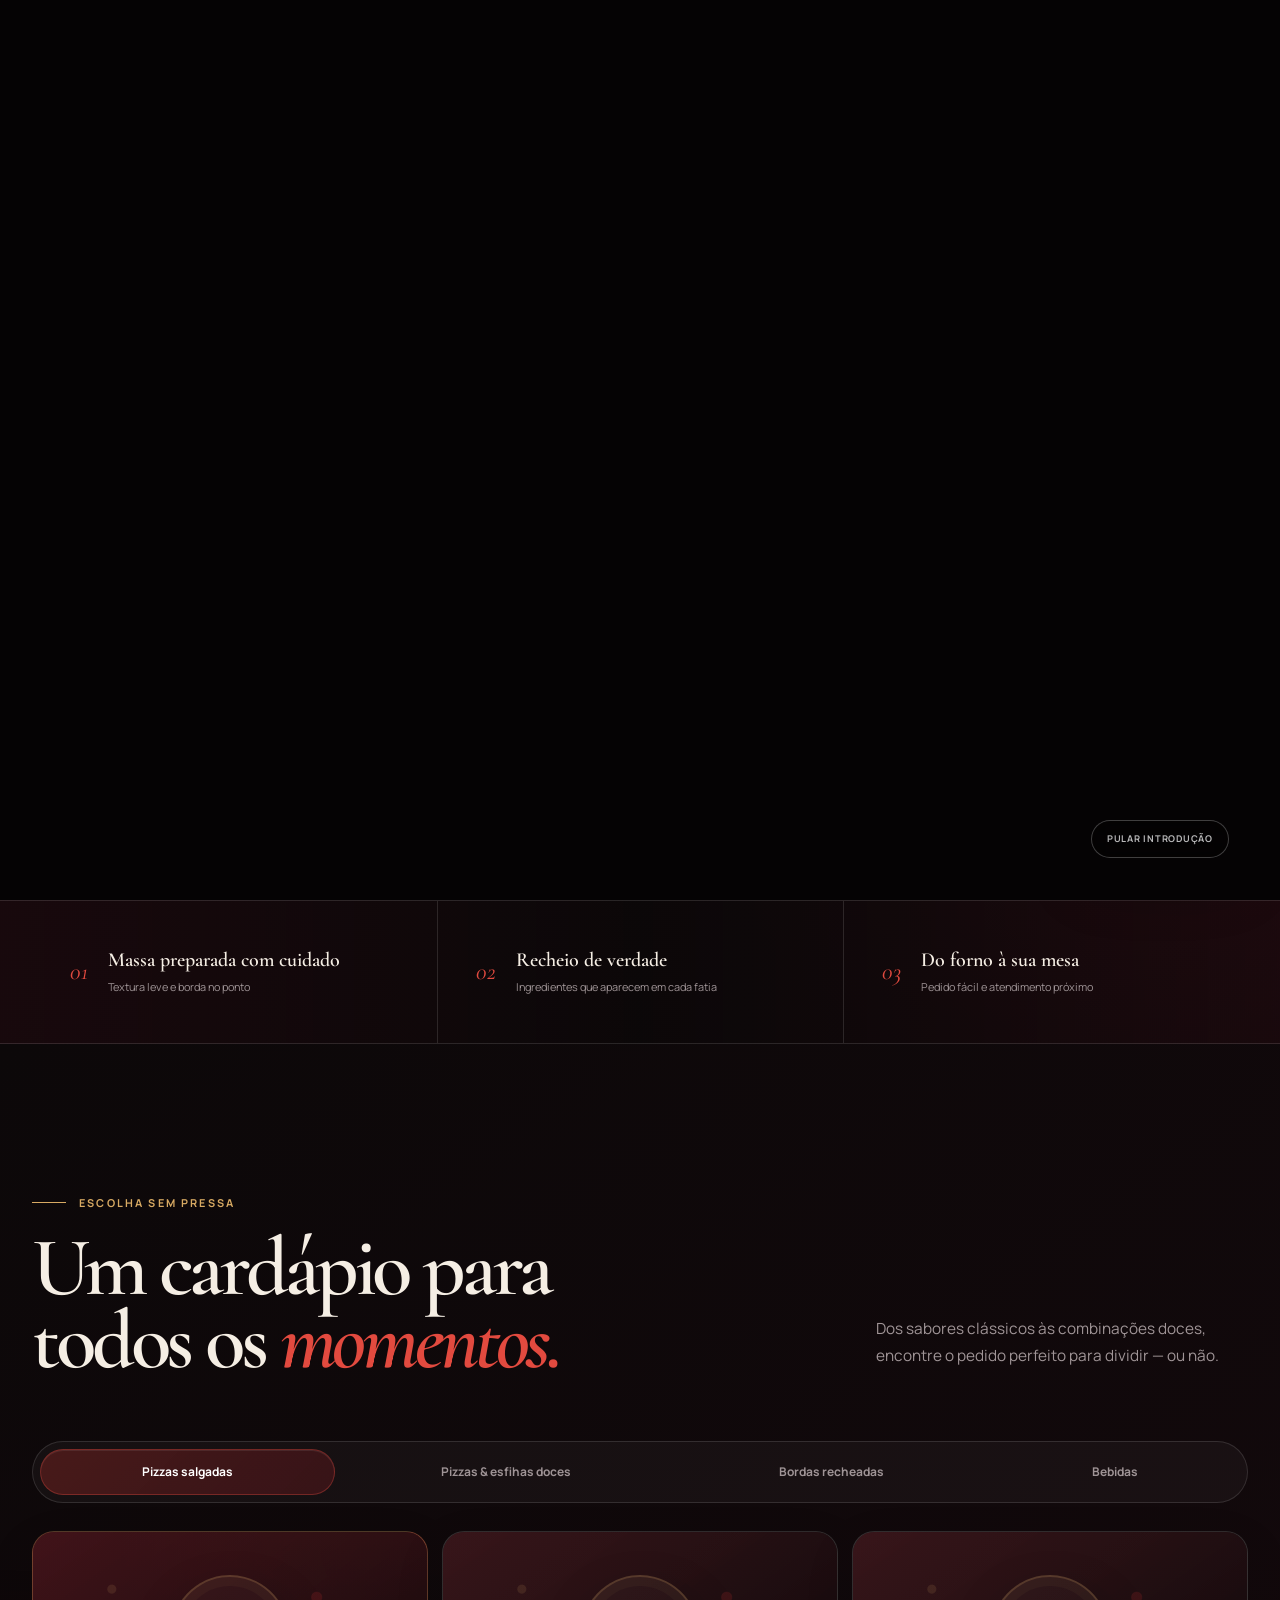
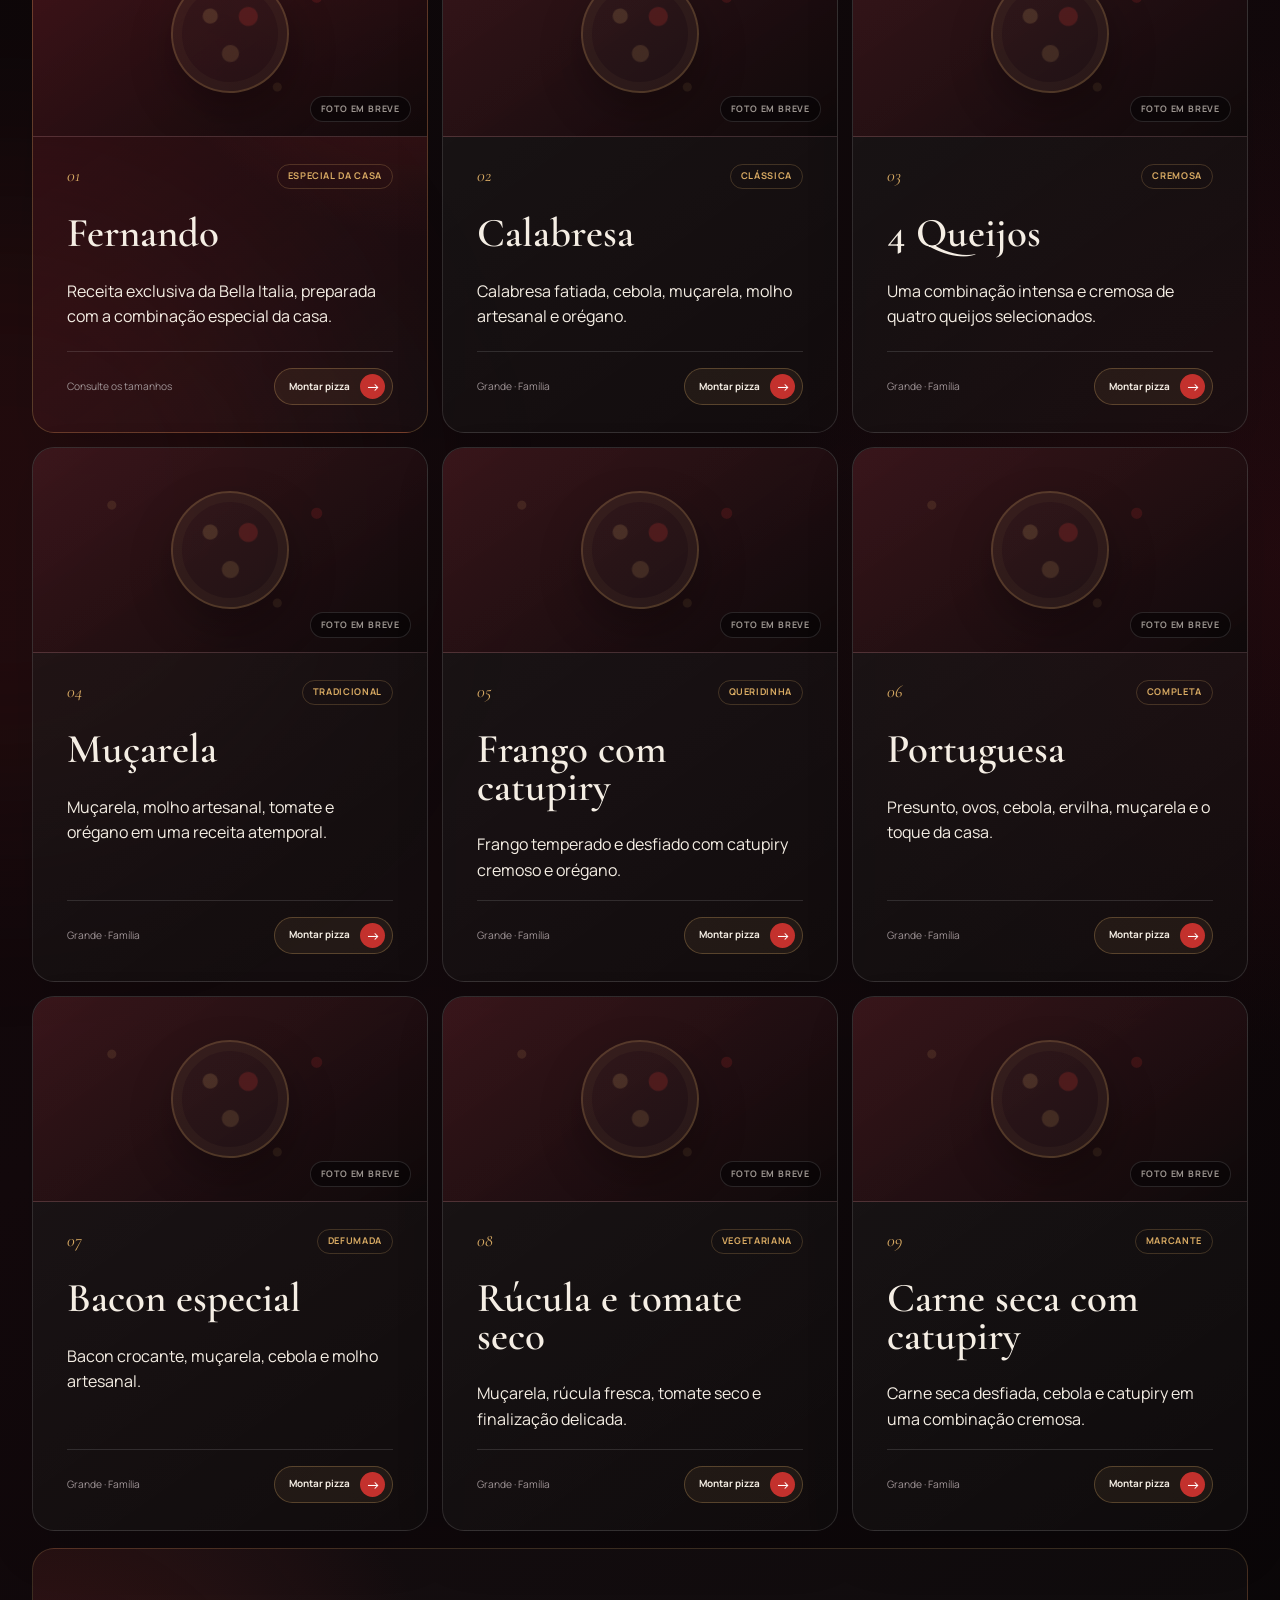
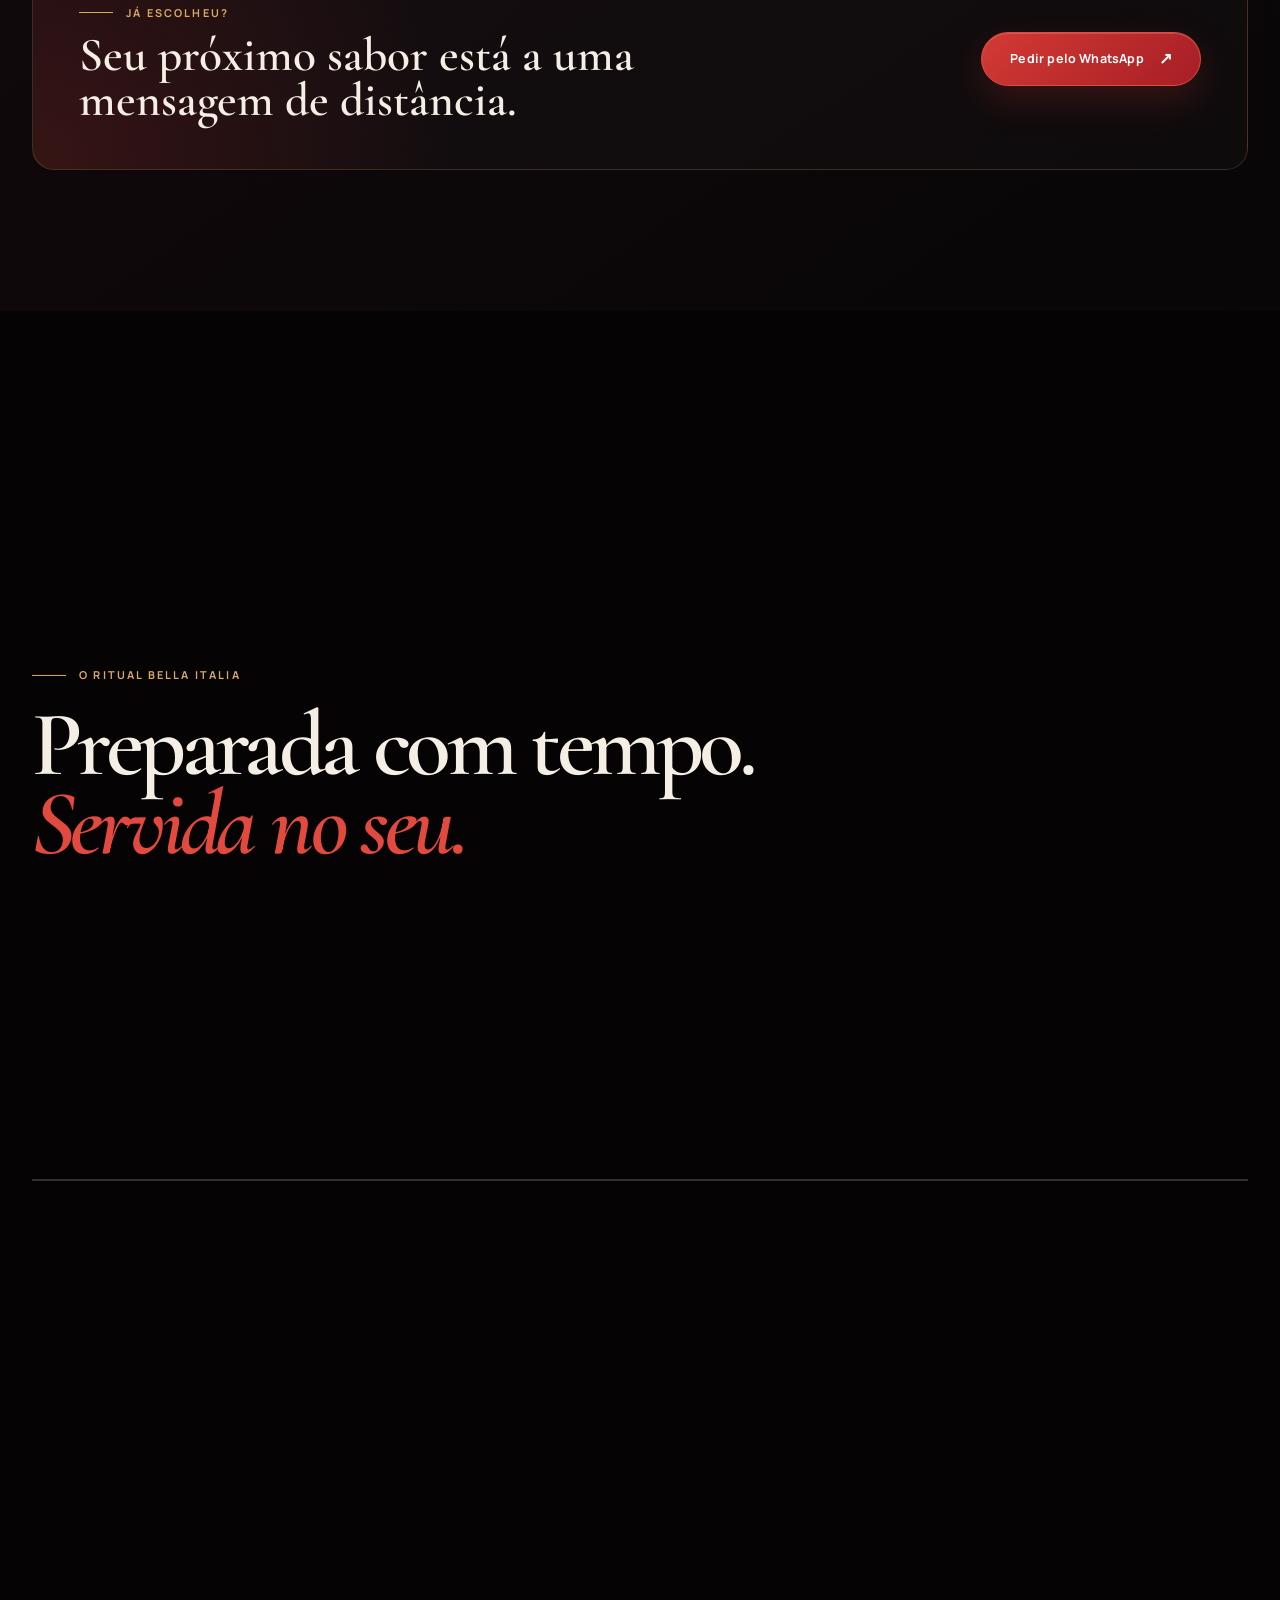
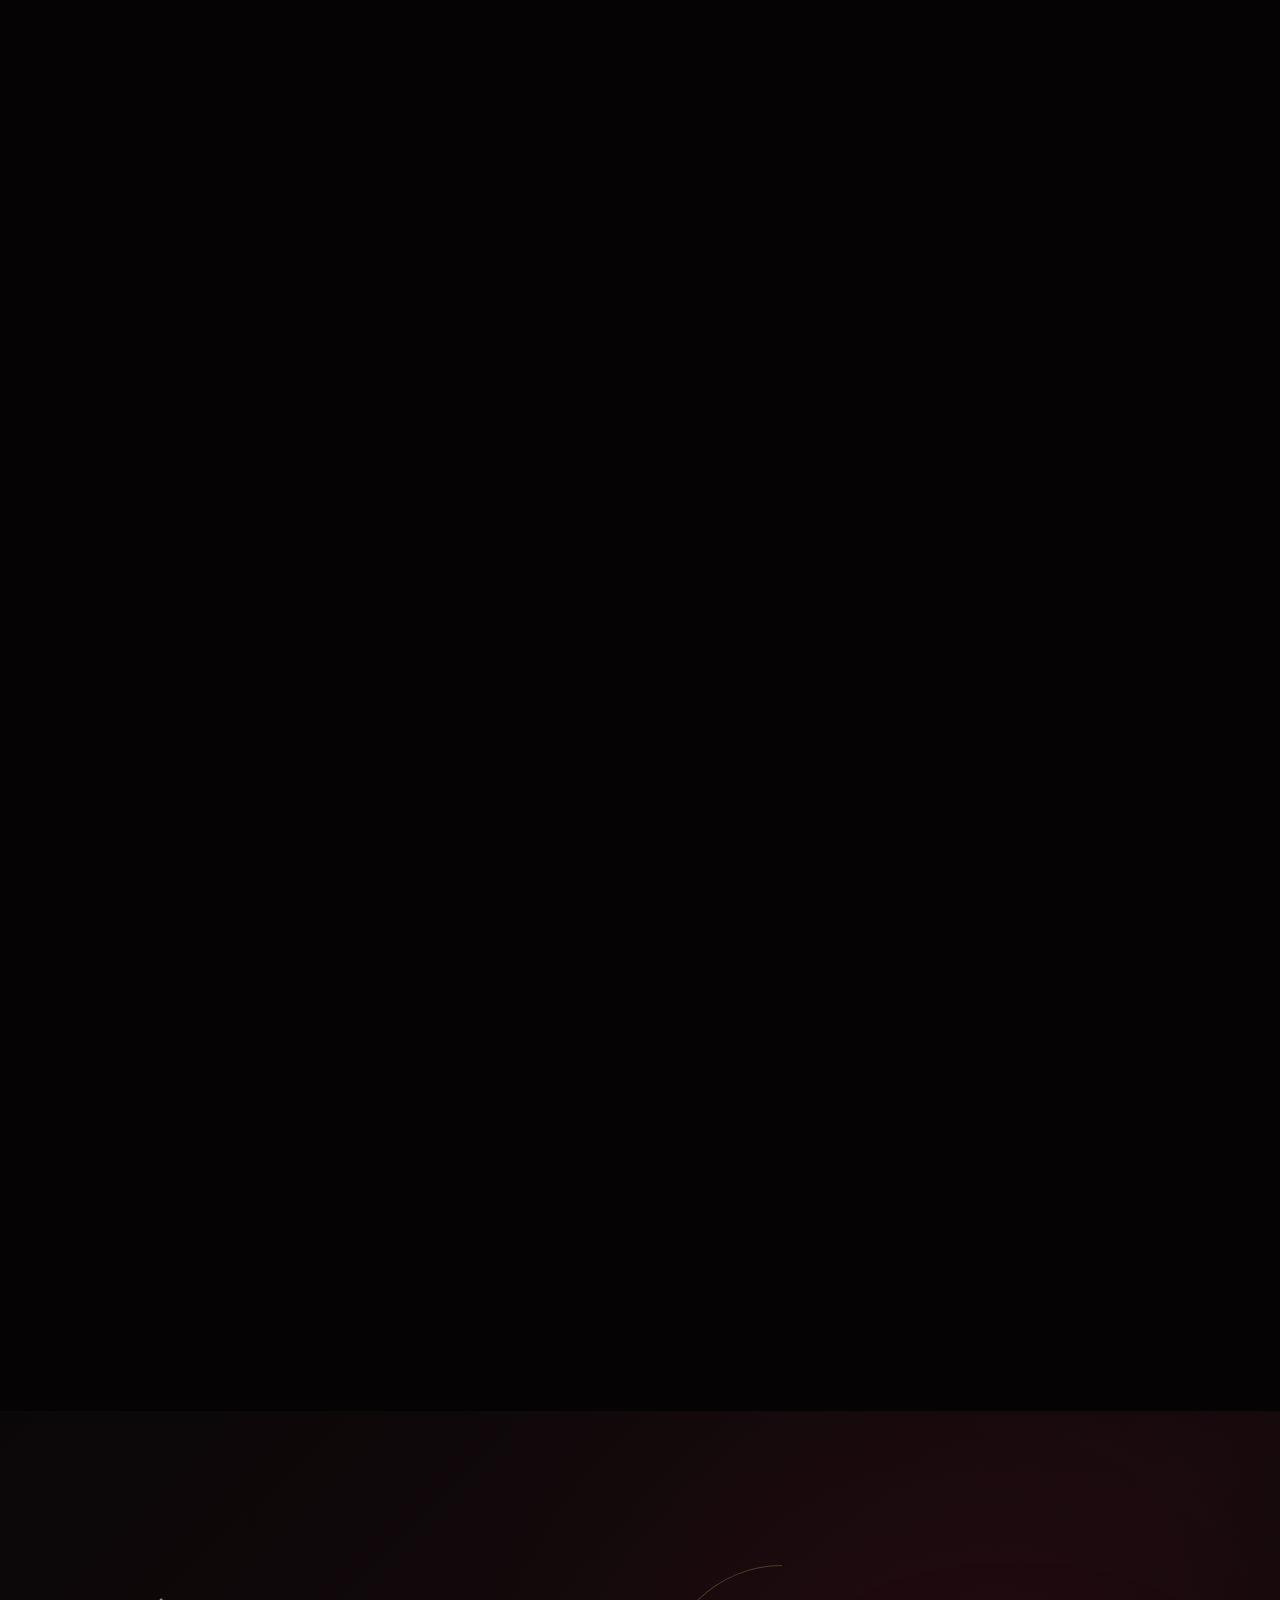
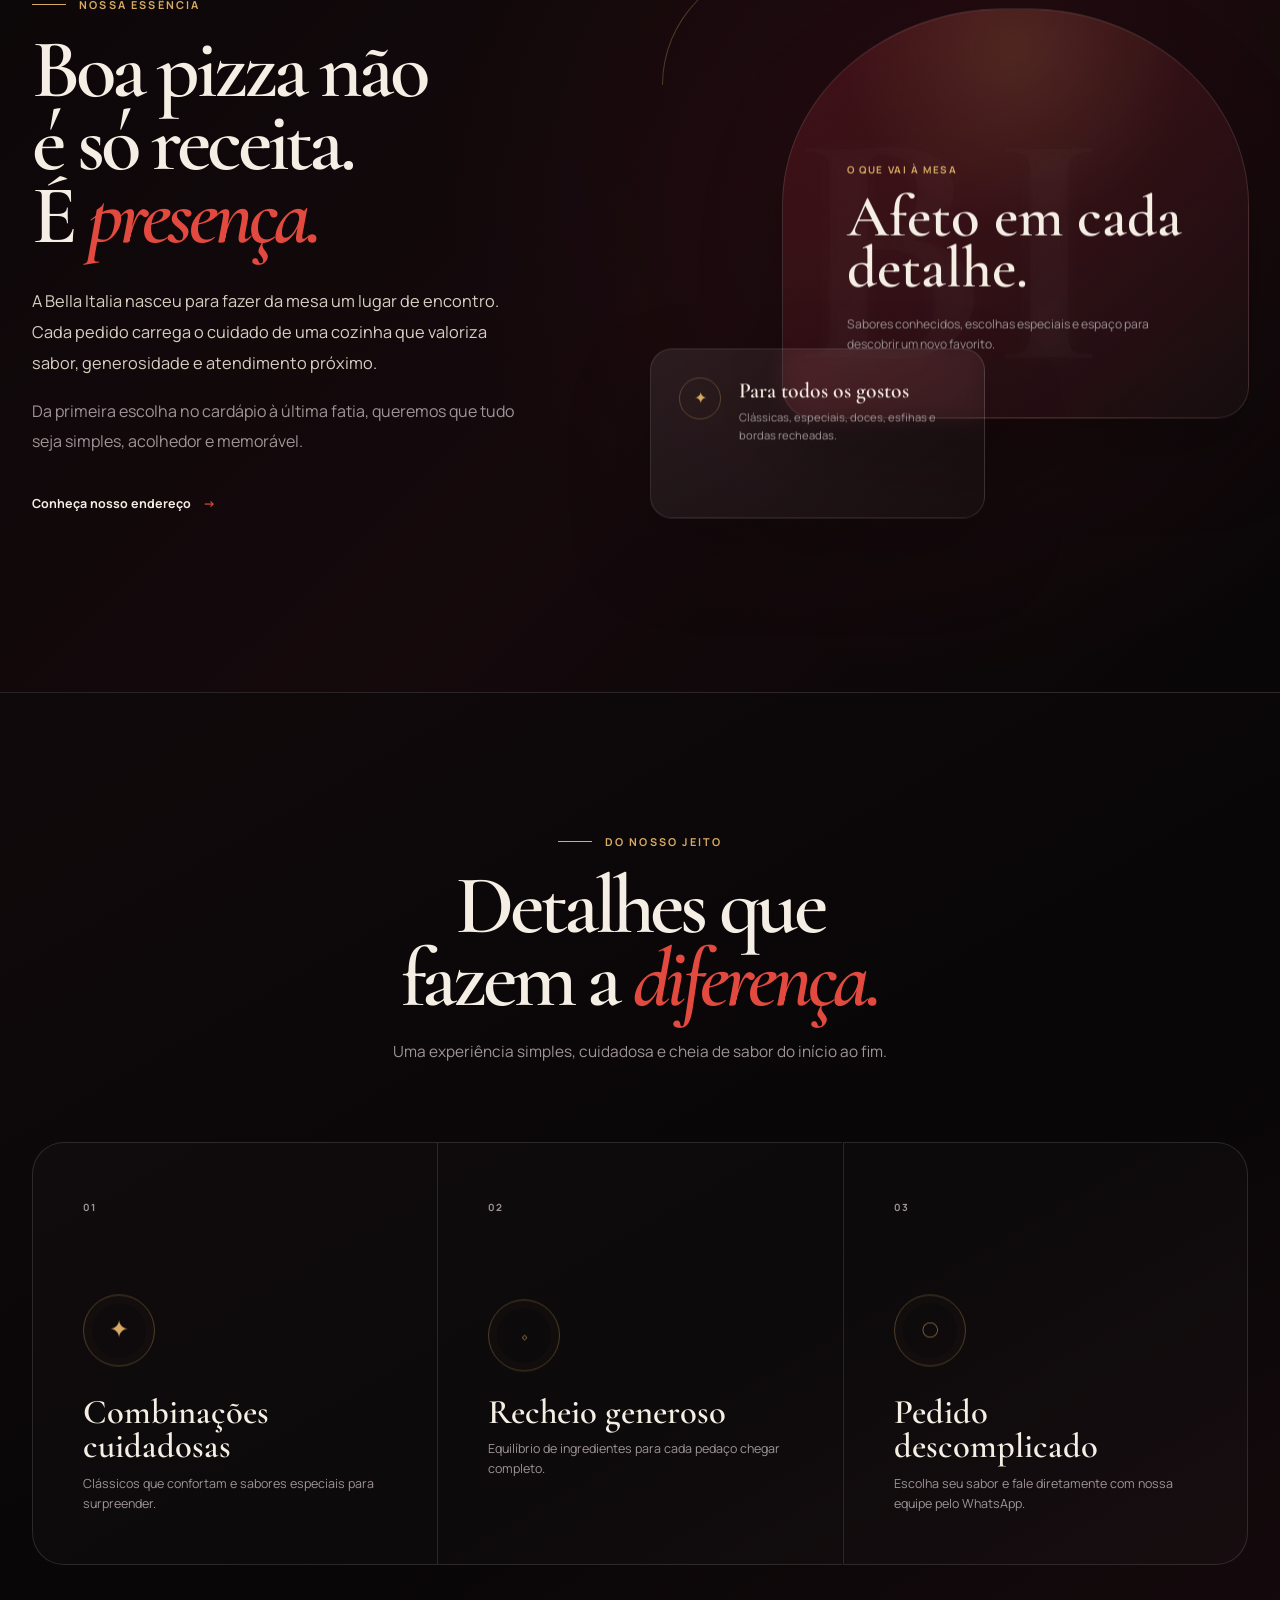
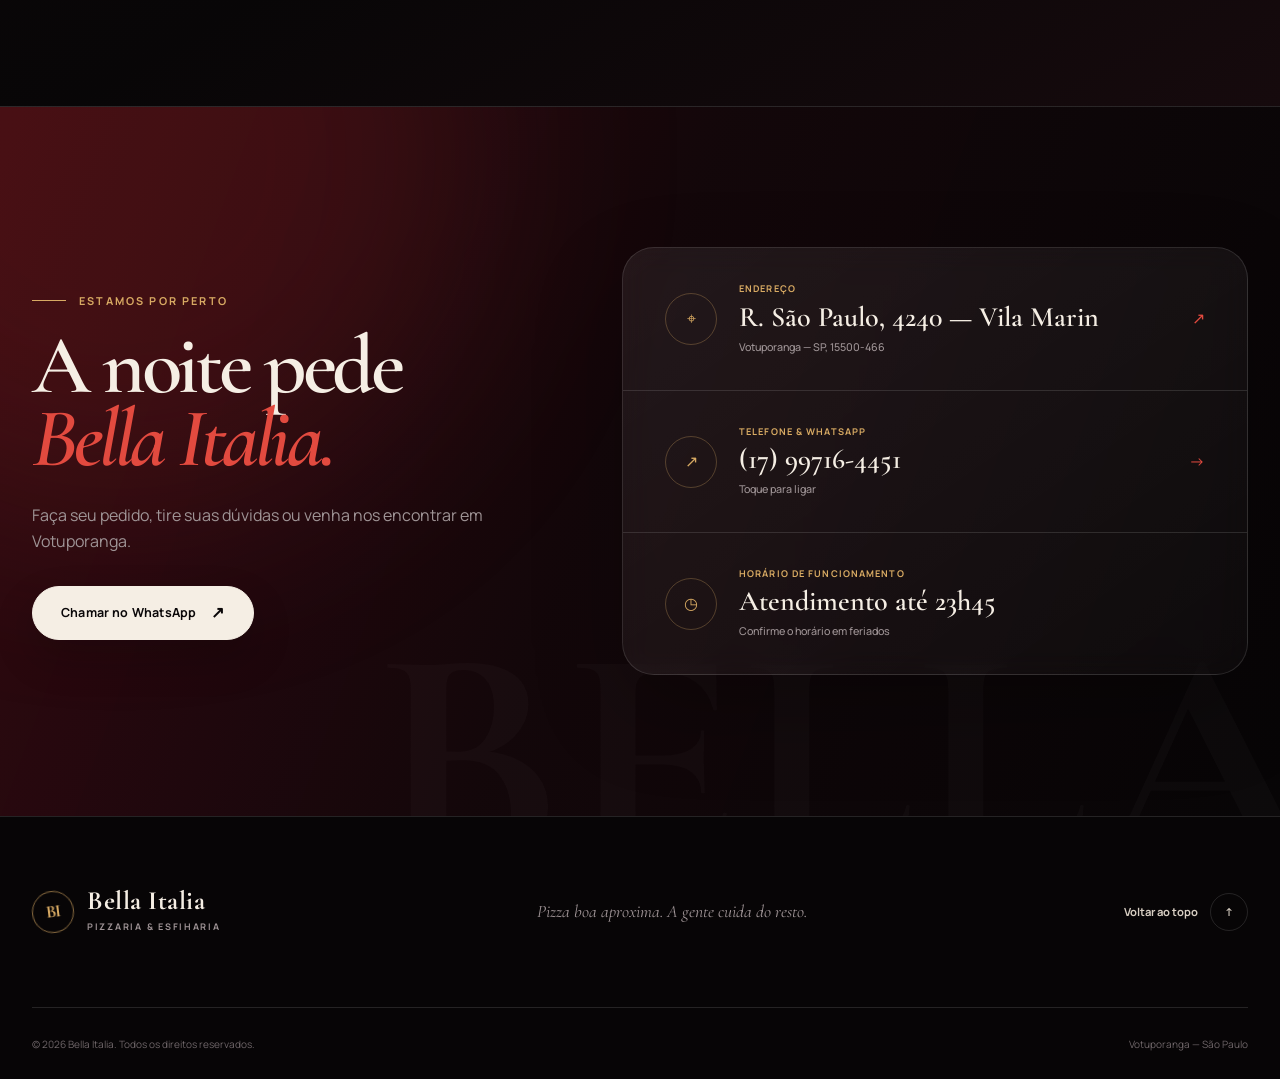
<file: public/index.html>
<!DOCTYPE html>
<html lang="pt-BR">

<head>
    <meta charset="UTF-8">
    <meta name="viewport" content="width=device-width, initial-scale=1.0">
    <meta name="description"
        content="Bella Italia — Pizzeria Napoletana artesanal com forno a lenha. Sabores tradicionais, especiais, vegetarianos e doces. Peça agora ou reserve sua mesa.">
    <meta name="theme-color" content="#f4ecdd">
    <title>Bella Italia </title>
    <link rel="preconnect" href="https://fonts.googleapis.com">
    <link rel="preconnect" href="https://fonts.gstatic.com" crossorigin>
    <link
        href="https://fonts.googleapis.com/css2?family=Cormorant+Garamond:wght@500;600;700&family=Manrope:wght@400;500;600;700&display=swap"
        rel="stylesheet">
    <link rel="stylesheet" href="./css/hero-original.css?v=20260919">
    <link rel="stylesheet" href="./css/style.css?v=20260919-4">
</head>

<body>
    <div class="site-intro" id="site-intro" role="dialog" aria-label="Introdução da Pizzaria Bella Italia">
        <video class="site-intro-video" id="site-intro-video" muted playsinline preload="auto" aria-hidden="true">
            <source src="./assets/videos/teste1.mp4" type="video/mp4">
        </video>
        <div class="site-intro-shade" aria-hidden="true"></div>
        <div class="site-intro-title" aria-live="polite">
            <span>Pizzaria</span>
            <strong>Bella Italia</strong>
            <i aria-hidden="true"></i>
        </div>
        <button class="site-intro-skip" id="site-intro-skip" type="button">Pular introdução</button>
    </div>

    <div class="page-scroll-progress" aria-hidden="true"><span id="page-scroll-progress"></span></div>
    <a href="#cardapio" class="landing-skip">Ir para o cardápio</a>

    <div class="landing-menu-overlay" id="landing-menu-overlay"></div>

    <header class="landing-header" id="landing-header">
        <nav class="landing-nav" aria-label="Navegação principal">

            <a href="#hero-section" class="landing-brand" aria-label="Bella Italia — início">
                <svg viewBox="0 0 48 32" aria-hidden="true">
                    <path
                        d="M5 26C15 17 25 10 42 5M14 20C9 18 7 14 8 10c5 0 9 3 10 7M23 14c-2-5 0-9 4-12 4 4 4 8 1 12M31 10c2-5 6-7 11-6 0 5-4 8-9 9" />
                </svg>

                <span>
                    <strong>Bella Italia</strong>
                    <small>Pizzeria </small>
                </span>
            </a>

            <div class="landing-nav-links" id="landing-nav-links">
                <a href="#cardapio">Cardápio</a>
                <a href="#sobre">Nossa história</a>
                <a href="#ingredientes">Ingredientes</a>
                <a href="#contato">Contato</a>
            </div>

            <a href="#contato" class="landing-nav-cta">
                Pedir agora
                <span aria-hidden="true">→</span>
            </a>

            <button class="landing-menu-toggle" id="landing-menu-toggle" type="button" aria-label="Abrir menu"
                aria-controls="landing-nav-links" aria-expanded="false">
                <span></span>
                <span></span>
                <span></span>
            </button>
        </nav>
    </header>

    <button class="cart-fab" id="cart-toggle" type="button" aria-label="Abrir carrinho, nenhum item"
        aria-controls="cart-drawer" aria-expanded="false">
        <svg viewBox="0 0 24 24" aria-hidden="true">
            <path d="M3 4h2l2.1 10.1a2 2 0 0 0 2 1.6h7.8a2 2 0 0 0 2-1.6L20 8H6"></path>
            <circle cx="9" cy="20" r="1"></circle>
            <circle cx="17" cy="20" r="1"></circle>
        </svg>
        <span>Carrinho</span>
        <b id="cart-count" aria-hidden="true">0</b>
    </button>

    <div class="cart-overlay" id="cart-overlay"></div>
    <aside class="cart-drawer" id="cart-drawer" aria-hidden="true" aria-labelledby="cart-title">
        <div class="cart-header">
            <div>
                <span class="eyebrow"><span></span>Seu pedido</span>
                <h2 id="cart-title">Carrinho</h2>
            </div>
            <button class="cart-close" id="cart-close" type="button" aria-label="Fechar carrinho">×</button>
        </div>
        <div class="cart-items" id="cart-items" aria-live="polite"></div>
        <div class="cart-footer">
            <div class="cart-summary"><span>Total de itens</span><strong id="cart-total-items">0</strong></div>
            <p>Personalize cada pizza no carrinho. Tamanho, extras, valores e demais detalhes serão confirmados pelo WhatsApp.</p>
            <a class="cart-checkout" id="cart-checkout" href="#" target="_blank" rel="noopener noreferrer"
                aria-disabled="true">Continuar pelo WhatsApp <span aria-hidden="true">↗</span></a>
            <button class="cart-clear" id="cart-clear" type="button">Limpar carrinho</button>
        </div>
    </aside>

    <div class="cart-toast" id="cart-toast" role="status" aria-live="polite"></div>

    <main>
        <section class="hero-image-section" id="hero-section">
            <img src="./assets/imgs/hero-bella-italia.png" alt="" class="landing-hero-background" loading="eager"
                fetchpriority="high">

            <div class="landing-hero-layout">
                <div class="landing-hero-copy">

                    <span class="landing-eyebrow">
                        Pizzeria Napoletana
                    </span>

                    <h1>
                        A <em>Itália</em> servida em cada fatia.
                    </h1>

                    <p>
                        Massa de longa fermentação, ingredientes selecionados
                        e o sabor inconfundível do forno a lenha.
                    </p>

                    <div class="landing-hero-actions">
                        <a href="#contato" class="landing-primary-button">
                            Pedir agora
                            <span aria-hidden="true">→</span>
                        </a>

                        <a href="#cardapio" class="landing-secondary-button">
                            Ver cardápio
                        </a>
                    </div>

                    <div class="landing-opening">
                        <svg viewBox="0 0 24 24" aria-hidden="true">
                            <circle cx="12" cy="12" r="9"></circle>
                            <path d="M12 7v5l3.5 2"></path>
                        </svg>

                        <span>
                            Aberto hoje
                            <i>•</i>
                            18h–23h
                        </span>
                    </div>
                </div>
            </div>
        </section>

        <section class="trust-strip" aria-label="Diferenciais da Bella Italia">
            <div class="shell trust-grid">
                <div class="trust-item reveal">
                    <span>01</span><p><strong>Massa preparada com cuidado</strong><small>Textura leve e borda no ponto</small></p>
                </div>
                <div class="trust-item reveal reveal-delay-1">
                    <span>02</span><p><strong>Recheio de verdade</strong><small>Ingredientes que aparecem em cada fatia</small></p>
                </div>
                <div class="trust-item reveal reveal-delay-2">
                    <span>03</span><p><strong>Do forno à sua mesa</strong><small>Pedido fácil e atendimento próximo</small></p>
                </div>
            </div>
        </section>

        <section class="menu-section section" id="cardapio">
            <div class="section-orb section-orb-left" aria-hidden="true"></div>
            <div class="shell">
                <div class="section-heading reveal">
                    <div>
                        <span class="eyebrow"><span></span>Escolha sem pressa</span>
                        <h2>Um cardápio para todos os <em>momentos.</em></h2>
                    </div>
                    <p>Dos sabores clássicos às combinações doces, encontre o pedido perfeito para dividir — ou não.</p>
                </div>

                <div class="menu-filter reveal" role="group" aria-label="Filtrar cardápio">
                    <button class="filter-button active" type="button" data-filter="salgadas" aria-pressed="true">Pizzas salgadas</button>
                    <button class="filter-button" type="button" data-filter="doces" aria-pressed="false">Pizzas &amp; esfihas doces</button>
                    <button class="filter-button" type="button" data-filter="bordas" aria-pressed="false">Bordas recheadas</button>
                    <button class="filter-button" type="button" data-filter="bebidas" aria-pressed="false">Bebidas</button>
                </div>

                <div class="menu-panels">
                    <div class="menu-panel active" data-panel="salgadas">
                        <article class="menu-card featured reveal" data-product="Fernando">
                            <div class="menu-card-media" role="img" aria-label="Foto da pizza Fernando em breve"><span>Foto em breve</span></div>
                            <div class="menu-card-content">
                                <div class="menu-card-top"><span class="menu-number">01</span><span class="menu-tag">Especial da casa</span></div>
                                <h3>Fernando</h3>
                                <p>Receita exclusiva da Bella Italia, preparada com a combinação especial da casa.</p>
                                <div class="menu-card-bottom"><span>Consulte os tamanhos</span><a class="add-to-cart pizza-customize-link" href="./pizza.html?produto=Fernando">Montar pizza <b aria-hidden="true">→</b></a></div>
                            </div>
                        </article>
                        <article class="menu-card reveal reveal-delay-1" data-product="Calabresa">
                            <div class="menu-card-media" role="img" aria-label="Foto da pizza Calabresa em breve"><span>Foto em breve</span></div>
                            <div class="menu-card-content">
                                <div class="menu-card-top"><span class="menu-number">02</span><span class="menu-tag">Clássica</span></div>
                                <h3>Calabresa</h3>
                                <p>Calabresa fatiada, cebola, muçarela, molho artesanal e orégano.</p>
                                <div class="menu-card-bottom"><span>Grande · Família</span><a class="add-to-cart pizza-customize-link" href="./pizza.html?produto=Calabresa">Montar pizza <b aria-hidden="true">→</b></a></div>
                            </div>
                        </article>
                        <article class="menu-card reveal reveal-delay-2" data-product="4 Queijos">
                            <div class="menu-card-media" role="img" aria-label="Foto da pizza 4 Queijos em breve"><span>Foto em breve</span></div>
                            <div class="menu-card-content">
                                <div class="menu-card-top"><span class="menu-number">03</span><span class="menu-tag">Cremosa</span></div>
                                <h3>4 Queijos</h3>
                                <p>Uma combinação intensa e cremosa de quatro queijos selecionados.</p>
                                <div class="menu-card-bottom"><span>Grande · Família</span><a class="add-to-cart pizza-customize-link" href="./pizza.html?produto=4%20Queijos">Montar pizza <b aria-hidden="true">→</b></a></div>
                            </div>
                        </article>
                        <article class="menu-card reveal" data-product="Muçarela">
                            <div class="menu-card-media" role="img" aria-label="Foto da pizza Muçarela em breve"><span>Foto em breve</span></div>
                            <div class="menu-card-content">
                                <div class="menu-card-top"><span class="menu-number">04</span><span class="menu-tag">Tradicional</span></div>
                                <h3>Muçarela</h3>
                                <p>Muçarela, molho artesanal, tomate e orégano em uma receita atemporal.</p>
                                <div class="menu-card-bottom"><span>Grande · Família</span><a class="add-to-cart pizza-customize-link" href="./pizza.html?produto=Mu%C3%A7arela">Montar pizza <b aria-hidden="true">→</b></a></div>
                            </div>
                        </article>
                        <article class="menu-card reveal reveal-delay-1" data-product="Frango com catupiry">
                            <div class="menu-card-media" role="img" aria-label="Foto da pizza Frango com catupiry em breve"><span>Foto em breve</span></div>
                            <div class="menu-card-content">
                                <div class="menu-card-top"><span class="menu-number">05</span><span class="menu-tag">Queridinha</span></div>
                                <h3>Frango com catupiry</h3>
                                <p>Frango temperado e desfiado com catupiry cremoso e orégano.</p>
                                <div class="menu-card-bottom"><span>Grande · Família</span><a class="add-to-cart pizza-customize-link" href="./pizza.html?produto=Frango%20com%20catupiry">Montar pizza <b aria-hidden="true">→</b></a></div>
                            </div>
                        </article>
                        <article class="menu-card reveal reveal-delay-2" data-product="Portuguesa">
                            <div class="menu-card-media" role="img" aria-label="Foto da pizza Portuguesa em breve"><span>Foto em breve</span></div>
                            <div class="menu-card-content">
                                <div class="menu-card-top"><span class="menu-number">06</span><span class="menu-tag">Completa</span></div>
                                <h3>Portuguesa</h3>
                                <p>Presunto, ovos, cebola, ervilha, muçarela e o toque da casa.</p>
                                <div class="menu-card-bottom"><span>Grande · Família</span><a class="add-to-cart pizza-customize-link" href="./pizza.html?produto=Portuguesa">Montar pizza <b aria-hidden="true">→</b></a></div>
                            </div>
                        </article>
                        <article class="menu-card reveal" data-product="Bacon especial">
                            <div class="menu-card-media" role="img" aria-label="Foto da pizza Bacon especial em breve"><span>Foto em breve</span></div>
                            <div class="menu-card-content">
                                <div class="menu-card-top"><span class="menu-number">07</span><span class="menu-tag">Defumada</span></div>
                                <h3>Bacon especial</h3>
                                <p>Bacon crocante, muçarela, cebola e molho artesanal.</p>
                                <div class="menu-card-bottom"><span>Grande · Família</span><a class="add-to-cart pizza-customize-link" href="./pizza.html?produto=Bacon%20especial">Montar pizza <b aria-hidden="true">→</b></a></div>
                            </div>
                        </article>
                        <article class="menu-card reveal reveal-delay-1" data-product="Rúcula e tomate seco">
                            <div class="menu-card-media" role="img" aria-label="Foto da pizza Rúcula e tomate seco em breve"><span>Foto em breve</span></div>
                            <div class="menu-card-content">
                                <div class="menu-card-top"><span class="menu-number">08</span><span class="menu-tag">Vegetariana</span></div>
                                <h3>Rúcula e tomate seco</h3>
                                <p>Muçarela, rúcula fresca, tomate seco e finalização delicada.</p>
                                <div class="menu-card-bottom"><span>Grande · Família</span><a class="add-to-cart pizza-customize-link" href="./pizza.html?produto=R%C3%BAcula%20e%20tomate%20seco">Montar pizza <b aria-hidden="true">→</b></a></div>
                            </div>
                        </article>
                        <article class="menu-card reveal reveal-delay-2" data-product="Carne seca com catupiry">
                            <div class="menu-card-media" role="img" aria-label="Foto da pizza Carne seca com catupiry em breve"><span>Foto em breve</span></div>
                            <div class="menu-card-content">
                                <div class="menu-card-top"><span class="menu-number">09</span><span class="menu-tag">Marcante</span></div>
                                <h3>Carne seca com catupiry</h3>
                                <p>Carne seca desfiada, cebola e catupiry em uma combinação cremosa.</p>
                                <div class="menu-card-bottom"><span>Grande · Família</span><a class="add-to-cart pizza-customize-link" href="./pizza.html?produto=Carne%20seca%20com%20catupiry">Montar pizza <b aria-hidden="true">→</b></a></div>
                            </div>
                        </article>
                    </div>

                    <div class="menu-panel" data-panel="doces" hidden>
                        <article class="price-list reveal">
                            <div class="price-list-heading">
                                <div><span class="menu-tag">Para fechar bem</span><h3>Pizzas &amp; esfihas doces</h3></div>
                                <div class="price-columns" aria-hidden="true"><span>Grande</span><span>Família</span><span>Esfiha</span></div>
                            </div>
                            <ul class="price-rows">
                                <li><div><span>AN</span><strong>Abacaxi Nevado</strong></div><p><b>R$ 70,00</b><b>R$ 90,00</b><b>R$ 12,00</b></p></li>
                                <li><div><span>BA</span><strong>Banana</strong></div><p><b>R$ 65,00</b><b>R$ 85,00</b><b>R$ 11,00</b></p></li>
                                <li><div><span>BC</span><strong>Banana com Chocolate</strong></div><p><b>R$ 70,00</b><b>R$ 90,00</b><b>R$ 12,00</b></p></li>
                                <li><div><span>BN</span><strong>Banana Nevada</strong></div><p><b>R$ 70,00</b><b>R$ 90,00</b><b>R$ 12,00</b></p></li>
                                <li><div><span>BR</span><strong>Brigadeiro</strong></div><p><b>R$ 65,00</b><b>R$ 85,00</b><b>R$ 10,00</b></p></li>
                                <li><div><span>CB</span><strong>Chocolate Branco</strong></div><p><b>R$ 65,00</b><b>R$ 85,00</b><b>R$ 10,00</b></p></li>
                                <li><div><span>CF</span><strong>Chocolate Branco com Confete</strong></div><p><b>R$ 70,00</b><b>R$ 90,00</b><b>R$ 12,00</b></p></li>
                                <li><div><span>CM</span><strong>Chocolate Branco com Morango</strong></div><p><b>R$ 70,00</b><b>R$ 90,00</b><b>R$ 12,00</b></p></li>
                                <li><div><span>CO</span><strong>Confete</strong></div><p><b>R$ 70,00</b><b>R$ 90,00</b><b>R$ 12,00</b></p></li>
                                <li><div><span>DO</span><strong>Dois Amores</strong></div><p><b>R$ 70,00</b><b>R$ 90,00</b><b>R$ 12,00</b></p></li>
                                <li><div><span>KK</span><strong>KitKat</strong></div><p><b>R$ 70,00</b><b>R$ 90,00</b><b>R$ 12,00</b></p></li>
                                <li><div><span>MM</span><strong>Morango com Chocolate</strong></div><p><b>R$ 70,00</b><b>R$ 90,00</b><b>R$ 12,00</b></p></li>
                                <li><div><span>MN</span><strong>Morango Nevado</strong></div><p><b>R$ 70,00</b><b>R$ 90,00</b><b>R$ 12,00</b></p></li>
                                <li><div><span>NI</span><strong>Ninho</strong></div><p><b>R$ 70,00</b><b>R$ 90,00</b><b>R$ 12,00</b></p></li>
                                <li><div><span>NM</span><strong>Ninho com Morango</strong></div><p><b>R$ 70,00</b><b>R$ 90,00</b><b>R$ 12,00</b></p></li>
                                <li><div><span>NN</span><strong>Ninho com Nutella</strong></div><p><b>R$ 70,00</b><b>R$ 90,00</b><b>R$ 12,00</b></p></li>
                                <li><div><span>NU</span><strong>Nutella</strong></div><p><b>R$ 70,00</b><b>R$ 90,00</b><b>R$ 12,00</b></p></li>
                                <li><div><span>OB</span><strong>Ouro Branco</strong></div><p><b>R$ 70,00</b><b>R$ 90,00</b><b>R$ 12,00</b></p></li>
                                <li><div><span>PR</span><strong>Prestígio</strong></div><p><b>R$ 65,00</b><b>R$ 85,00</b><b>R$ 11,00</b></p></li>
                                <li><div><span>RJ</span><strong>Romeu e Julieta</strong></div><p><b>R$ 65,00</b><b>R$ 85,00</b><b>R$ 11,00</b></p></li>
                                <li><div><span>SV</span><strong>Sonho de Valsa</strong></div><p><b>R$ 65,00</b><b>R$ 85,00</b><b>R$ 11,00</b></p></li>
                                <li><div><span>TR</span><strong>Tropicália</strong></div><p><b>R$ 70,00</b><b>R$ 90,00</b><b>R$ 12,00</b></p></li>
                            </ul>
                            <small class="price-note">Valores transcritos das referências enviadas. Confirme a disponibilidade no pedido.</small>
                        </article>
                    </div>

                    <div class="menu-panel" data-panel="bordas" hidden>
                        <article class="price-list compact reveal">
                            <div class="price-list-heading">
                                <div><span class="menu-tag">Mais sabor até a última mordida</span><h3>Bordas recheadas</h3></div>
                                <div class="price-columns two" aria-hidden="true"><span>Grande</span><span>Família</span></div>
                            </div>
                            <ul class="price-rows two-columns">
                                <li><div><span>CC</span><strong>Calabresa com catupiry</strong></div><p><b>R$ 14,00</b><b>R$ 18,00</b></p></li>
                                <li><div><span>CA</span><strong>Catupiry</strong></div><p><b>R$ 7,00</b><b>R$ 9,00</b></p></li>
                                <li><div><span>CH</span><strong>Cheddar</strong></div><p><b>R$ 7,00</b><b>R$ 9,00</b></p></li>
                                <li><div><span>CL</span><strong>Chocolate</strong></div><p><b>R$ 12,00</b><b>R$ 15,00</b></p></li>
                                <li><div><span>CB</span><strong>Chocolate branco</strong></div><p><b>R$ 12,00</b><b>R$ 15,00</b></p></li>
                                <li><div><span>MC</span><strong>Metade catupiry / cheddar</strong></div><p><b>R$ 7,00</b><b>R$ 9,00</b></p></li>
                                <li><div><span>MI</span><strong>Mista catupiry / cheddar</strong></div><p><b>R$ 7,00</b><b>R$ 9,00</b></p></li>
                                <li><div><span>MU</span><strong>Muçarela</strong></div><p><b>R$ 14,00</b><b>R$ 18,00</b></p></li>
                                <li><div><span>NU</span><strong>Nutella</strong></div><p><b>R$ 14,00</b><b>R$ 18,00</b></p></li>
                            </ul>
                            <small class="price-note">Consulte as combinações disponíveis para o sabor escolhido.</small>
                        </article>
                    </div>

                    <div class="menu-panel" data-panel="bebidas" hidden>
                        <article class="price-list compact reveal">
                            <div class="price-list-heading">
                                <div><span class="menu-tag">Geladas para acompanhar</span><h3>Bebidas</h3></div>
                                <div class="price-columns one" aria-hidden="true"><span>Valor</span></div>
                            </div>
                            <ul class="price-rows one-column">
                                <li><div><span>AT</span><strong>Água tônica lata</strong></div><p><b>R$ 6,00</b></p></li>
                                <li><div><span>AN</span><strong>Antarctica 1 litro</strong></div><p><b>R$ 10,00</b></p></li>
                                <li><div><span>AN</span><strong>Antarctica 2 litros</strong></div><p><b>R$ 15,00</b></p></li>
                                <li><div><span>AL</span><strong>Antarctica lata</strong></div><p><b>R$ 6,00</b></p></li>
                                <li><div><span>AZ</span><strong>Antarctica Zero 2 litros</strong></div><p><b>R$ 15,00</b></p></li>
                                <li><div><span>C1</span><strong>Coca-Cola 1 litro</strong></div><p><b>R$ 12,00</b></p></li>
                                <li><div><span>C2</span><strong>Coca-Cola 2 litros</strong></div><p><b>R$ 18,00</b></p></li>
                                <li><div><span>CZ</span><strong>Coca-Cola Zero 2 litros</strong></div><p><b>R$ 18,00</b></p></li>
                                <li><div><span>CC</span><strong>Coca-Cola lata</strong></div><p><b>R$ 7,00</b></p></li>
                                <li><div><span>C0</span><strong>Coca-Cola Zero lata</strong></div><p><b>R$ 7,00</b></p></li>
                                <li><div><span>CT</span><strong>Cotuba 2 litros</strong></div><p><b>R$ 12,00</b></p></li>
                                <li><div><span>FL</span><strong>Fanta 2 litros</strong></div><p><b>R$ 15,00</b></p></li>
                                <li><div><span>FA</span><strong>Fanta Laranja lata</strong></div><p><b>R$ 7,00</b></p></li>
                                <li><div><span>FU</span><strong>Fanta Uva 2 litros</strong></div><p><b>R$ 15,00</b></p></li>
                                <li><div><span>FV</span><strong>Fanta Uva lata</strong></div><p><b>R$ 7,00</b></p></li>
                                <li><div><span>KL</span><strong>Kuat 2 litros</strong></div><p><b>R$ 12,00</b></p></li>
                                <li><div><span>SC</span><strong>Schweppes Citrus lata</strong></div><p><b>R$ 7,00</b></p></li>
                                <li><div><span>SK</span><strong>Skol lata</strong></div><p><b>R$ 6,00</b></p></li>
                                <li><div><span>S2</span><strong>Sprite 2 litros</strong></div><p><b>R$ 15,00</b></p></li>
                                <li><div><span>SL</span><strong>Sprite lata</strong></div><p><b>R$ 7,00</b></p></li>
                                <li><div><span>SZ</span><strong>Sprite Zero 2 litros</strong></div><p><b>R$ 15,00</b></p></li>
                                <li><div><span>SD</span><strong>Suco Del Valle</strong></div><p><b>R$ 13,00</b></p></li>
                                <li><div><span>SK</span><strong>Sukita 2 litros</strong></div><p><b>R$ 11,00</b></p></li>
                            </ul>
                            <small class="price-note">Valores transcritos das referências enviadas. Confirme a disponibilidade no pedido.</small>
                        </article>
                    </div>
                </div>

                <div class="menu-cta reveal">
                    <div>
                        <span class="eyebrow"><span></span>Já escolheu?</span>
                        <h3>Seu próximo sabor está a uma mensagem de distância.</h3>
                    </div>
                    <a class="button"
                        href="https://wa.me/5517997164451?text=Olá%2C%20vi%20o%20cardápio%20e%20quero%20fazer%20um%20pedido."
                        target="_blank" rel="noopener noreferrer">Pedir pelo WhatsApp <span aria-hidden="true">↗</span></a>
                </div>
            </div>
        </section>

        <section class="experience-section" id="experiencia" aria-label="A experiência Bella Italia">
            <div class="video-sticky">
                <video id="scroll-video" class="scroll-video" muted playsinline preload="auto" aria-hidden="true">
                    <source src="./assets/videos/video.mp4" type="video/mp4">
                </video>
                <div class="video-overlay" aria-hidden="true"></div>
                <div class="video-content shell">
                    <div class="video-chapter video-chapter-one" data-video-chapter="1">
                        <span class="eyebrow"><span></span>O ritual Bella Italia</span>
                        <h2>Preparada com tempo.<br><em>Servida no seu.</em></h2>
                    </div>
                    <div class="video-chapter video-chapter-two" data-video-chapter="2">
                        <span class="chapter-number">01</span>
                        <p>Ingredientes selecionados, combinações generosas e atenção em cada etapa.</p>
                    </div>
                    <div class="video-chapter video-chapter-three" data-video-chapter="3">
                        <span class="chapter-number">02</span>
                        <p>Uma experiência feita para chegar quente, reunir pessoas e deixar vontade de repetir.</p>
                    </div>
                </div>
                <div class="video-progress" aria-hidden="true"><span id="video-progress-bar"></span></div>
            </div>
        </section>

        <section class="story-section section" id="sobre">
            <div class="shell story-grid">
                <div class="story-copy reveal">
                    <span class="eyebrow"><span></span>Nossa essência</span>
                    <h2>Boa pizza não é só receita. É <em>presença.</em></h2>
                    <p class="story-lead">A Bella Italia nasceu para fazer da mesa um lugar de encontro. Cada pedido
                        carrega o cuidado de uma cozinha que valoriza sabor, generosidade e atendimento próximo.</p>
                    <p>Da primeira escolha no cardápio à última fatia, queremos que tudo seja simples, acolhedor e memorável.</p>
                    <a class="text-link" href="#contato">Conheça nosso endereço <span aria-hidden="true">→</span></a>
                </div>
                <div class="story-visual reveal reveal-delay-1" aria-label="Valores da Bella Italia">
                    <div class="story-card story-card-main">
                        <span>O que vai à mesa</span>
                        <strong>Afeto em cada detalhe.</strong>
                        <p>Sabores conhecidos, escolhas especiais e espaço para descobrir um novo favorito.</p>
                    </div>
                    <div class="story-card story-card-note">
                        <span class="story-note-icon" aria-hidden="true">✦</span>
                        <p><strong>Para todos os gostos</strong>Clássicas, especiais, doces, esfihas e bordas recheadas.</p>
                    </div>
                    <div class="story-lines" aria-hidden="true"></div>
                </div>
            </div>
        </section>

        <section class="ingredients-section section" id="ingredientes">
            <div class="shell">
                <div class="section-heading centered reveal">
                    <span class="eyebrow"><span></span>Do nosso jeito</span>
                    <h2>Detalhes que fazem a <em>diferença.</em></h2>
                    <p>Uma experiência simples, cuidadosa e cheia de sabor do início ao fim.</p>
                </div>
                <div class="feature-grid">
                    <article class="feature-card reveal">
                        <span class="feature-index">01</span><div class="feature-icon" aria-hidden="true">✦</div>
                        <h3>Combinações cuidadosas</h3><p>Clássicos que confortam e sabores especiais para surpreender.</p>
                    </article>
                    <article class="feature-card reveal reveal-delay-1">
                        <span class="feature-index">02</span><div class="feature-icon" aria-hidden="true">◇</div>
                        <h3>Recheio generoso</h3><p>Equilíbrio de ingredientes para cada pedaço chegar completo.</p>
                    </article>
                    <article class="feature-card reveal reveal-delay-2">
                        <span class="feature-index">03</span><div class="feature-icon" aria-hidden="true">○</div>
                        <h3>Pedido descomplicado</h3><p>Escolha seu sabor e fale diretamente com nossa equipe pelo WhatsApp.</p>
                    </article>
                </div>
            </div>
        </section>

        <section class="contact-section section" id="contato">
            <div class="contact-glow" aria-hidden="true"></div>
            <div class="shell contact-layout">
                <div class="contact-copy reveal">
                    <span class="eyebrow"><span></span>Estamos por perto</span>
                    <h2>A noite pede<br><em>Bella Italia.</em></h2>
                    <p>Faça seu pedido, tire suas dúvidas ou venha nos encontrar em Votuporanga.</p>
                    <a class="button button-light"
                        href="https://wa.me/5517997164451?text=Olá%2C%20quero%20fazer%20um%20pedido%20na%20Bella%20Italia."
                        target="_blank" rel="noopener noreferrer">Chamar no WhatsApp <span aria-hidden="true">↗</span></a>
                </div>
                <div class="contact-card reveal reveal-delay-1">
                    <a class="contact-row"
                        href="https://www.google.com/maps/search/?api=1&amp;query=R.%20S%C3%A3o%20Paulo%2C%204240%20-%20Vila%20Marin%2C%20Votuporanga%20-%20SP%2C%2015500-466"
                        target="_blank" rel="noopener noreferrer">
                        <span class="contact-icon" aria-hidden="true">⌖</span>
                        <p><small>Endereço</small><strong>R. São Paulo, 4240 — Vila Marin</strong><b>Votuporanga — SP, 15500-466</b></p>
                        <i aria-hidden="true">↗</i>
                    </a>
                    <a class="contact-row" href="tel:+5517997164451">
                        <span class="contact-icon" aria-hidden="true">↗</span>
                        <p><small>Telefone &amp; WhatsApp</small><strong>(17) 99716-4451</strong><b>Toque para ligar</b></p>
                        <i aria-hidden="true">→</i>
                    </a>
                    <div class="contact-row">
                        <span class="contact-icon" aria-hidden="true">◷</span>
                        <p><small>Horário de funcionamento</small><strong>Atendimento até 23h45</strong><b>Confirme o horário em feriados</b></p>
                    </div>
                </div>
            </div>
        </section>
    </main>

    <footer class="site-footer">
        <div class="shell footer-top">
            <a href="#inicio" class="brand footer-brand" aria-label="Bella Italia — voltar ao início">
                <span class="brand-mark" aria-hidden="true">BI</span>
                <span class="brand-copy"><strong>Bella Italia</strong><small>Pizzaria &amp; Esfiharia</small></span>
            </a>
            <p>Pizza boa aproxima. A gente cuida do resto.</p>
            <a class="back-to-top" href="#inicio">Voltar ao topo <span aria-hidden="true">↑</span></a>
        </div>
        <div class="shell footer-bottom">
            <span>© <span id="current-year">2026</span> Bella Italia. Todos os direitos reservados.</span>
            <span>Votuporanga — São Paulo</span>
        </div>
    </footer>

    <script src="./js/scripts.js?v=20260919-4"></script>
</body>

</html>
</file>
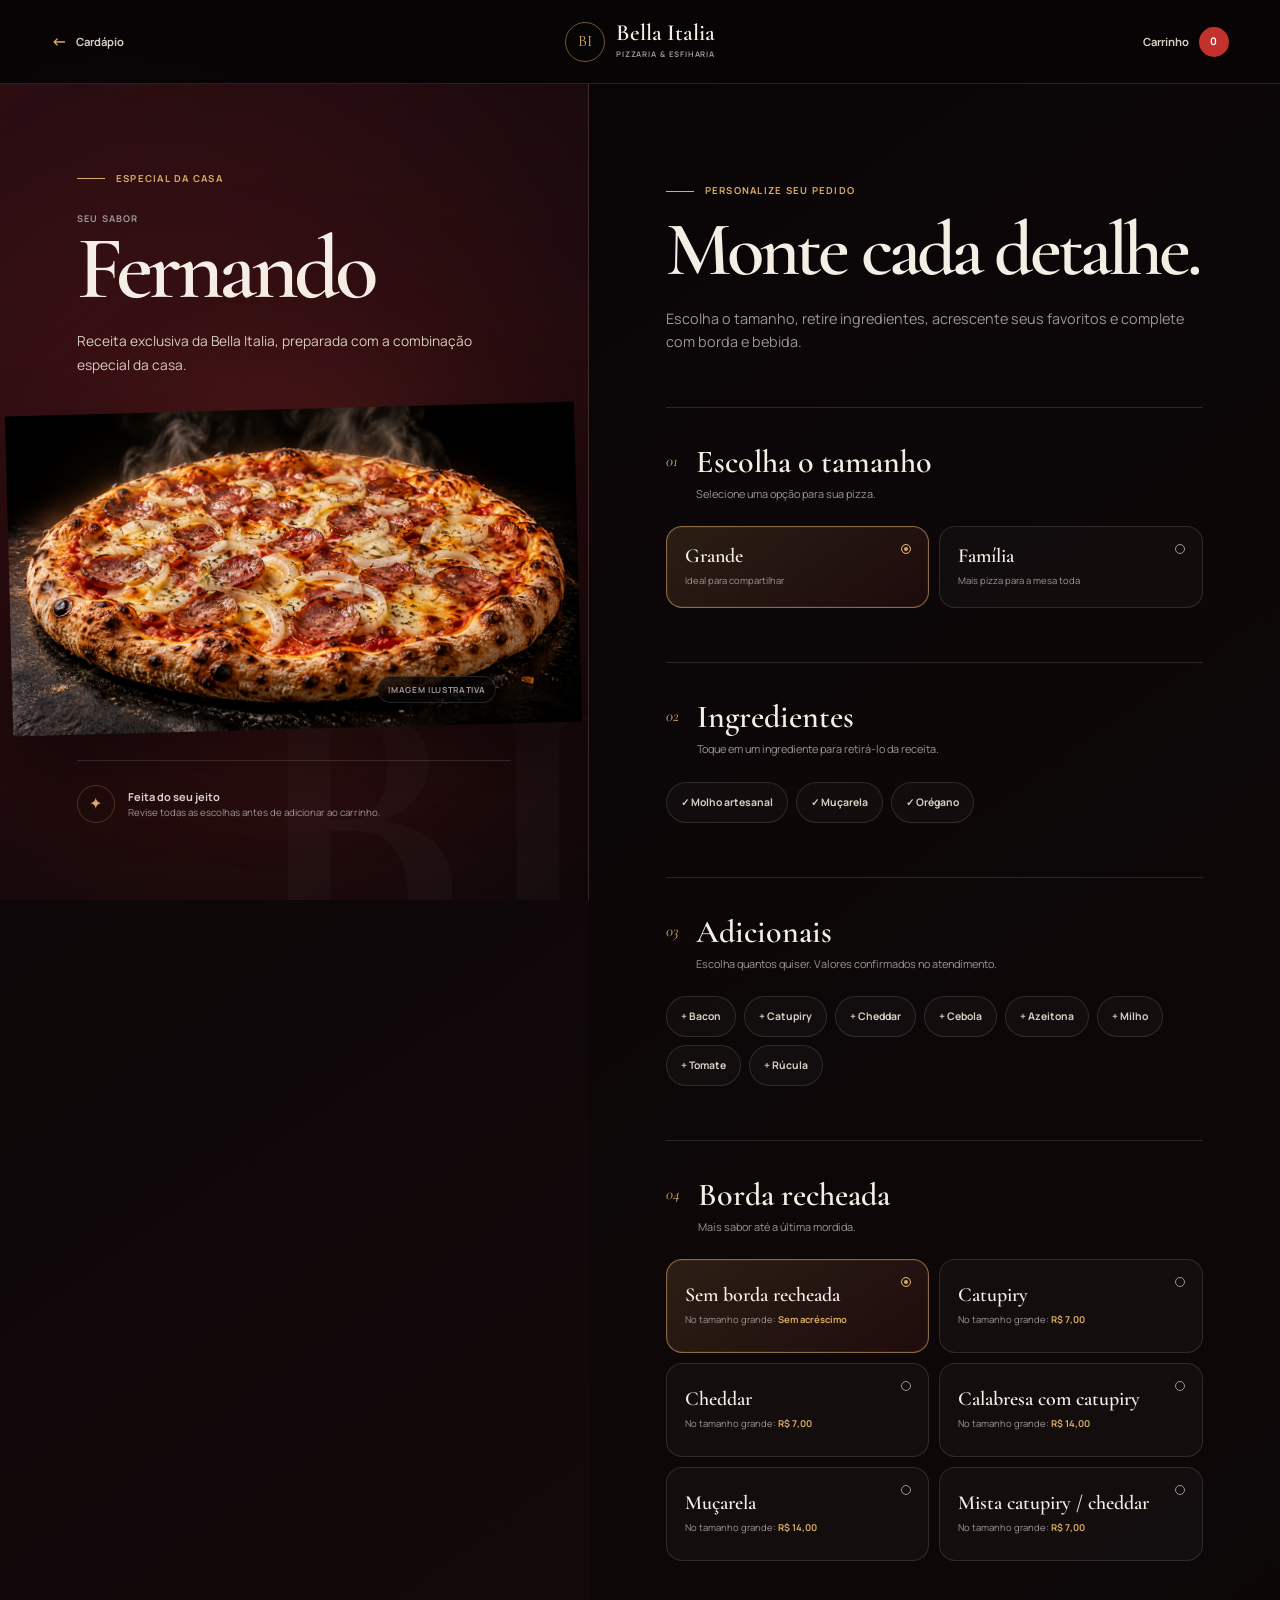
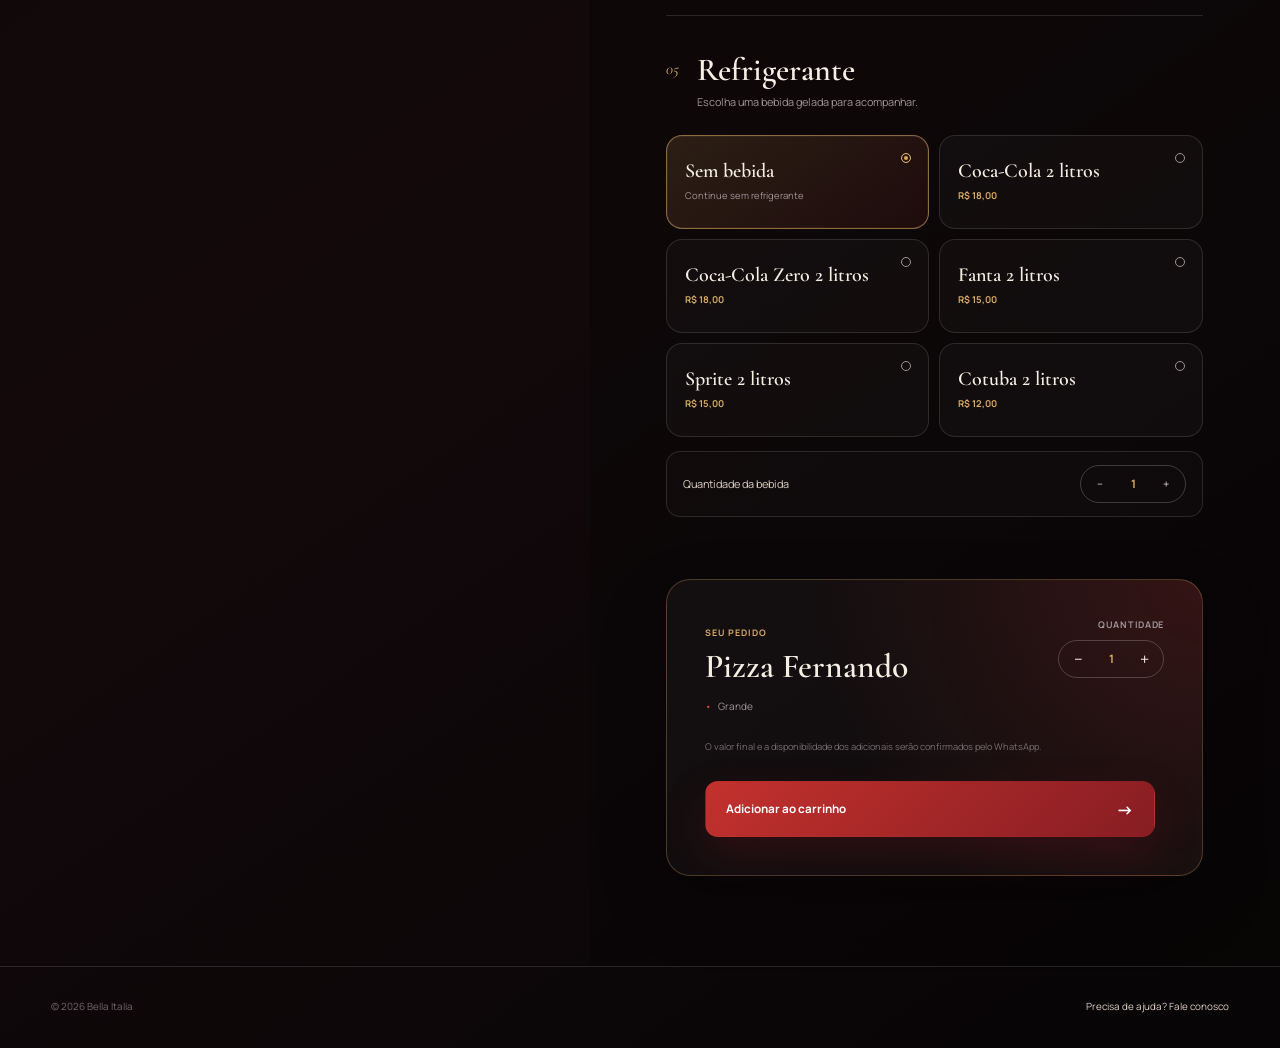
<file: public/pizza.html>
<!DOCTYPE html>
<html lang="pt-BR">

<head>
    <meta charset="UTF-8">
    <meta name="viewport" content="width=device-width, initial-scale=1.0">
    <meta name="description" content="Monte sua pizza Bella Italia escolhendo tamanho, ingredientes, adicionais, borda recheada e bebida.">
    <meta name="theme-color" content="#10090b">
    <title>Monte sua pizza — Bella Italia</title>
    <link rel="preconnect" href="https://fonts.googleapis.com">
    <link rel="preconnect" href="https://fonts.gstatic.com" crossorigin>
    <link href="https://fonts.googleapis.com/css2?family=Cormorant+Garamond:wght@500;600;700&family=Manrope:wght@400;500;600;700&display=swap" rel="stylesheet">
    <link rel="stylesheet" href="./css/pizza.css?v=20260919-1">
</head>

<body>
    <header class="builder-header">
        <a class="back-link" href="./index.html#cardapio"><span aria-hidden="true">←</span> Cardápio</a>
        <a class="builder-brand" href="./index.html" aria-label="Bella Italia — início">
            <span class="brand-seal" aria-hidden="true">BI</span>
            <span><strong>Bella Italia</strong><small>Pizzaria &amp; Esfiharia</small></span>
        </a>
        <a class="header-cart" href="./index.html?carrinho=aberto#cardapio">Carrinho <b id="mini-cart-count">0</b></a>
    </header>

    <main class="pizza-builder">
        <section class="pizza-showcase" aria-labelledby="pizza-name">
            <div class="showcase-copy">
                <span class="eyebrow"><i></i><span id="pizza-tag">Especial da casa</span></span>
                <p class="step-label">Seu sabor</p>
                <h1 id="pizza-name">Fernando</h1>
                <p id="pizza-description">Receita exclusiva da Bella Italia, preparada com a combinação especial da casa.</p>
            </div>

            <div class="pizza-stage">
                <div class="pizza-glow" aria-hidden="true"></div>
                <img src="./assets/imgs/pizza.png" alt="Pizza Bella Italia recém-saída do forno" fetchpriority="high">
                <span class="image-note">Imagem ilustrativa</span>
            </div>

            <div class="showcase-note">
                <span aria-hidden="true">✦</span>
                <p><strong>Feita do seu jeito</strong>Revise todas as escolhas antes de adicionar ao carrinho.</p>
            </div>
        </section>

        <section class="configuration-panel" aria-labelledby="builder-title">
            <div class="panel-intro">
                <span class="eyebrow"><i></i>Personalize seu pedido</span>
                <h2 id="builder-title">Monte cada detalhe.</h2>
                <p>Escolha o tamanho, retire ingredientes, acrescente seus favoritos e complete com borda e bebida.</p>
            </div>

            <div class="builder-step" id="size-step">
                <div class="step-heading">
                    <span>01</span>
                    <div><h3>Escolha o tamanho</h3><p>Selecione uma opção para sua pizza.</p></div>
                </div>
                <div class="size-options" id="size-options" role="group" aria-label="Tamanho da pizza"></div>
            </div>

            <div class="builder-step">
                <div class="step-heading">
                    <span>02</span>
                    <div><h3>Ingredientes</h3><p>Toque em um ingrediente para retirá-lo da receita.</p></div>
                </div>
                <div class="chip-options" id="ingredient-options" role="group" aria-label="Ingredientes da pizza"></div>
            </div>

            <div class="builder-step">
                <div class="step-heading">
                    <span>03</span>
                    <div><h3>Adicionais</h3><p>Escolha quantos quiser. Valores confirmados no atendimento.</p></div>
                </div>
                <div class="chip-options" id="extra-options" role="group" aria-label="Ingredientes adicionais"></div>
            </div>

            <div class="builder-step">
                <div class="step-heading">
                    <span>04</span>
                    <div><h3>Borda recheada</h3><p>Mais sabor até a última mordida.</p></div>
                </div>
                <div class="card-options crust-options" id="crust-options" role="radiogroup" aria-label="Borda recheada"></div>
            </div>

            <div class="builder-step">
                <div class="step-heading">
                    <span>05</span>
                    <div><h3>Refrigerante</h3><p>Escolha uma bebida gelada para acompanhar.</p></div>
                </div>
                <div class="card-options drink-options" id="drink-options" role="radiogroup" aria-label="Refrigerante"></div>
                <div class="drink-quantity" id="drink-quantity" hidden>
                    <span>Quantidade da bebida</span>
                    <div class="quantity-control">
                        <button type="button" data-counter="drink" data-direction="decrease" aria-label="Diminuir quantidade da bebida">−</button>
                        <b id="drink-quantity-value">1</b>
                        <button type="button" data-counter="drink" data-direction="increase" aria-label="Aumentar quantidade da bebida">+</button>
                    </div>
                </div>
            </div>

            <div class="order-review" aria-live="polite">
                <div>
                    <span class="review-kicker">Seu pedido</span>
                    <h3 id="review-name">Pizza Fernando</h3>
                    <ul id="order-summary"></ul>
                </div>
                <div class="pizza-quantity">
                    <span>Quantidade</span>
                    <div class="quantity-control">
                        <button type="button" data-counter="pizza" data-direction="decrease" aria-label="Diminuir quantidade de pizzas">−</button>
                        <b id="pizza-quantity-value">1</b>
                        <button type="button" data-counter="pizza" data-direction="increase" aria-label="Aumentar quantidade de pizzas">+</button>
                    </div>
                </div>
                <p class="price-note">O valor final e a disponibilidade dos adicionais serão confirmados pelo WhatsApp.</p>
                <div class="review-actions">
                    <button class="add-order" id="add-order" type="button">Adicionar ao carrinho <span aria-hidden="true">→</span></button>
                    <a class="view-cart" id="view-cart" href="./index.html?carrinho=aberto#cardapio" hidden>Ver carrinho</a>
                </div>
            </div>
        </section>
    </main>

    <div class="builder-toast" id="builder-toast" role="status" aria-live="polite"></div>

    <footer class="builder-footer">
        <span>© <span id="current-year">2026</span> Bella Italia</span>
        <a href="./index.html#contato">Precisa de ajuda? Fale conosco</a>
    </footer>

    <script src="./js/pizza.js?v=20260919-1"></script>
</body>

</html>
</file>
<file: public/css/hero-original.css>
/* Hero original preservado */

.landing-skip {
    position: fixed;
    top: 12px;
    left: 16px;
    z-index: 9999;
    padding: 10px 18px;
    border-radius: 8px;
    background: #17251a;
    color: #fffdf8;
    font-family: "Manrope", sans-serif;
    font-size: 13px;
    font-weight: 700;
    transform: translateY(-160%);
    transition: transform 180ms ease;
}

.landing-skip:focus {
    transform: translateY(0);
}

.landing-header {
    position: fixed;
    top: 0;
    right: 0;
    left: 0;
    z-index: 1000;
    height: 94px;
    border-bottom: 1px solid transparent;
    background: rgba(250, 246, 237, 0.92);
    backdrop-filter: blur(14px);
    -webkit-backdrop-filter: blur(14px);
    transition: height 250ms ease, background 250ms ease, box-shadow 250ms ease;
}

.landing-header.scrolled {
    height: 78px;
    border-color: rgba(38, 56, 38, 0.14);
    background: rgba(250, 246, 237, 0.98);
    box-shadow: 0 12px 35px rgba(32, 28, 20, 0.08);
}

.landing-nav {
    width: min(calc(100% - 64px), 1450px);
    height: 100%;
    margin: 0 auto;
    display: flex;
    align-items: center;
    gap: 40px;
}

.landing-brand {
    display: inline-flex;
    align-items: center;
    gap: 12px;
    flex-shrink: 0;
    color: #17251a;
    text-decoration: none;
}

.landing-brand svg {
    width: 42px;
    height: 30px;
    fill: none;
    stroke: #40533a;
    stroke-width: 2;
    stroke-linecap: round;
    stroke-linejoin: round;
}

.landing-brand strong,
.landing-brand small {
    display: block;
}

.landing-brand strong {
    font-family: "Cormorant Garamond", serif;
    font-size: 28px;
    font-weight: 700;
    line-height: 0.9;
    letter-spacing: 2px;
    text-transform: uppercase;
}

.landing-brand small {
    margin-top: 7px;
    color: #425044;
    font-family: "Manrope", sans-serif;
    font-size: 8px;
    font-weight: 700;
    letter-spacing: 3px;
    text-transform: uppercase;
}

.landing-nav-links {
    margin-left: auto;
    display: flex;
    align-items: center;
    gap: clamp(20px, 2.4vw, 38px);
}

.landing-nav-links a {
    position: relative;
    padding: 8px 0;
    color: #425044;
    font-family: "Manrope", sans-serif;
    font-size: 13px;
    font-weight: 700;
    text-decoration: none;
    white-space: nowrap;
    transition: color 180ms ease;
}

.landing-nav-links a::after {
    content: "";
    position: absolute;
    right: 0;
    bottom: 1px;
    left: 0;
    height: 2px;
    background: #a92c20;
    transform: scaleX(0);
    transform-origin: right;
    transition: transform 220ms ease;
}

.landing-nav-links a:hover {
    color: #a92c20;
}

.landing-nav-links a:hover::after {
    transform: scaleX(1);
    transform-origin: left;
}

.landing-nav-cta,
.landing-primary-button,
.landing-secondary-button {
    display: inline-flex;
    align-items: center;
    justify-content: center;
    gap: 14px;
    min-height: 50px;
    padding: 13px 28px;
    border-radius: 999px;
    font-family: "Manrope", sans-serif;
    font-size: 13px;
    font-weight: 700;
    text-decoration: none;
    transition: background 200ms ease, color 200ms ease, border-color 200ms ease, transform 200ms ease, box-shadow 200ms ease;
}

.landing-nav-cta,
.landing-primary-button {
    border: 1px solid #a92c20;
    background: #a92c20;
    color: #fffdf8;
    box-shadow: 0 10px 24px rgba(169, 44, 32, 0.2);
}

.landing-nav-cta {
    min-height: 46px;
    padding: 11px 24px;
    white-space: nowrap;
}

.landing-nav-cta:hover,
.landing-primary-button:hover {
    border-color: #842016;
    background: #842016;
    color: #fff;
    transform: translateY(-2px);
    box-shadow: 0 14px 30px rgba(132, 32, 22, 0.25);
}

.landing-menu-toggle {
    display: none;
    width: 44px;
    height: 44px;
    padding: 10px 7px;
    border: 0;
    background: transparent;
    cursor: pointer;
    flex-direction: column;
    align-items: stretch;
    justify-content: center;
    gap: 6px;
}

.landing-menu-toggle span {
    height: 2px;
    border-radius: 2px;
    background: #17251a;
    transition: transform 220ms ease, opacity 180ms ease;
}

.landing-menu-toggle.open span:nth-child(1) {
    transform: translateY(8px) rotate(45deg);
}

.landing-menu-toggle.open span:nth-child(2) {
    opacity: 0;
}

.landing-menu-toggle.open span:nth-child(3) {
    transform: translateY(-8px) rotate(-45deg);
}

.landing-menu-overlay {
    position: fixed;
    inset: 0;
    z-index: 980;
    background: rgba(20, 30, 20, 0.5);
    opacity: 0;
    pointer-events: none;
    transition: opacity 220ms ease;
}

.landing-menu-overlay.open {
    opacity: 1;
    pointer-events: auto;
}

body.landing-menu-open {
    overflow: hidden;
}

.hero-image-section {
    position: relative !important;
    width: 100% !important;
    height: 100svh !important;
    min-height: 720px !important;
    max-height: 980px !important;
    overflow: hidden !important;
    background: #f4ecdd !important;
}

.landing-hero-background {
    position: absolute;
    inset: 0;
    width: 100%;
    height: 100%;
    display: block;
    object-fit: cover;
    object-position: center;
}

.landing-hero-layout {
    position: relative;
    z-index: 2;
    width: min(calc(100% - 64px), 1450px);
    height: 100%;
    margin: 0 auto;
    padding-top: 94px;
    display: flex;
    align-items: center;
}

.landing-hero-copy {
    width: min(500px, 41vw);
    padding-bottom: 3vh;
}

.landing-eyebrow {
    display: flex;
    align-items: center;
    gap: 18px;
    margin-bottom: 22px;
    color: #a92c20;
    font-family: "Manrope", sans-serif;
    font-size: 12px;
    font-weight: 700;
    letter-spacing: 4px;
    text-transform: uppercase;
}

.landing-eyebrow::after {
    content: "";
    width: 80px;
    height: 1px;
    background: currentColor;
    opacity: 0.65;
}

.landing-hero-copy h1 {
    max-width: 540px;
    margin: 0;
    color: #17251a;
    font-family: "Cormorant Garamond", serif;
    font-size: clamp(65px, 5.5vw, 102px);
    font-weight: 600;
    line-height: 0.86;
    letter-spacing: -4px;
    text-wrap: balance;
}

.landing-hero-copy h1 em {
    color: #a92c20;
    font-style: normal;
}

.landing-hero-copy > p {
    max-width: 455px;
    margin: 28px 0 0;
    color: #425044;
    font-family: "Manrope", sans-serif;
    font-size: clamp(16px, 1.25vw, 19px);
    line-height: 1.7;
}

.landing-hero-actions {
    display: flex;
    align-items: center;
    gap: 14px;
    margin-top: 30px;
}

.landing-primary-button,
.landing-secondary-button {
    min-width: 190px;
}

.landing-secondary-button {
    border: 1px solid rgba(38, 56, 38, 0.55);
    background: rgba(251, 247, 239, 0.55);
    color: #17251a;
}

.landing-secondary-button:hover {
    border-color: #263826;
    background: #263826;
    color: #fffdf8;
    transform: translateY(-2px);
}

.landing-opening {
    display: flex;
    align-items: center;
    gap: 11px;
    margin-top: 22px;
    color: #40533a;
    font-family: "Manrope", sans-serif;
    font-size: 14px;
    font-weight: 600;
}

.landing-opening svg {
    width: 24px;
    height: 24px;
    fill: none;
    stroke: currentColor;
    stroke-width: 1.7;
    stroke-linecap: round;
    stroke-linejoin: round;
}

.landing-opening i {
    margin: 0 5px;
    color: #a92c20;
    font-style: normal;
}

@media (max-width: 1050px) {
    .landing-nav-links { gap: 17px; }
    .landing-nav-links a { font-size: 12px; }
    .landing-brand strong { font-size: 23px; }
    .landing-hero-copy { width: 45vw; }
    .landing-hero-copy h1 { font-size: clamp(58px, 6vw, 80px); }
}

@media (max-width: 850px) {
    .landing-header { height: 80px; }
    .landing-nav { width: calc(100% - 40px); }
    .landing-menu-toggle {
        position: relative;
        z-index: 1002;
        display: flex;
    }
    .landing-nav-cta { margin-left: auto; }
    .landing-nav-links {
        position: fixed;
        top: 0;
        right: 0;
        z-index: 1001;
        width: min(360px, 88vw);
        height: 100dvh;
        margin: 0;
        padding: 125px 38px 48px;
        display: flex;
        flex-direction: column;
        align-items: flex-start;
        gap: 10px;
        background: #fbf7ef;
        box-shadow: -20px 0 55px rgba(18, 25, 18, 0.16);
        transform: translateX(105%);
        transition: transform 300ms ease;
    }
    .landing-nav-links.open { transform: translateX(0); }
    .landing-nav-links a {
        width: 100%;
        padding: 14px 0;
        border-bottom: 1px solid rgba(38, 56, 38, 0.16);
        font-family: "Cormorant Garamond", serif;
        font-size: 24px;
        font-weight: 600;
    }
}

@media (max-width: 680px) {
    .landing-header,
    .landing-header.scrolled { height: 72px; }
    .landing-nav { width: calc(100% - 32px); }
    .landing-brand svg,
    .landing-brand small,
    .landing-nav > .landing-nav-cta { display: none; }
    .landing-brand strong { font-size: 21px; }
    .landing-menu-toggle { margin-left: auto; }
    .hero-image-section {
        height: auto !important;
        min-height: 880px !important;
        max-height: none !important;
    }
    .landing-hero-background {
        top: 72px;
        bottom: auto;
        height: 43%;
        object-position: 77% center;
    }
    .hero-image-section::after {
        content: "";
        position: absolute;
        z-index: 1;
        inset: 34% 0 0;
        background: linear-gradient(to bottom, rgba(244, 236, 221, 0), #f4ecdd 11%, #f4ecdd);
    }
    .landing-hero-layout {
        z-index: 2;
        width: calc(100% - 32px);
        min-height: 880px;
        padding: 390px 0 70px;
        align-items: flex-end;
    }
    .landing-hero-copy { width: 100%; padding: 0; }
    .landing-eyebrow { margin-bottom: 14px; font-size: 10px; letter-spacing: 3px; }
    .landing-hero-copy h1 {
        max-width: 500px;
        font-size: clamp(55px, 16vw, 75px);
        letter-spacing: -3px;
    }
    .landing-hero-copy > p { margin-top: 20px; font-size: 15px; }
    .landing-hero-actions { align-items: stretch; }
    .landing-primary-button,
    .landing-secondary-button {
        min-width: 0;
        flex: 1;
        padding-right: 18px;
        padding-left: 18px;
    }
}

@media (max-width: 420px) {
    .landing-hero-actions { flex-direction: column; }
    .landing-primary-button,
    .landing-secondary-button { width: 100%; }
    .landing-opening { font-size: 13px; }
}
</file>
<file: public/css/style.css>
:root {
    --ink: #0a0708;
    --ink-soft: #110b0d;
    --wine: #240b11;
    --wine-light: #42131a;
    --red: #c3312d;
    --red-bright: #e24a3f;
    --gold: #d8aa63;
    --cream: #f5eee4;
    --cream-soft: #d8cfc3;
    --muted: #9f9496;
    --line: rgba(255, 255, 255, 0.12);
    --line-strong: rgba(255, 255, 255, 0.2);
    --surface: rgba(255, 255, 255, 0.045);
    --display: "Cormorant Garamond", Georgia, serif;
    --sans: "Manrope", Arial, sans-serif;
    --shell: min(1240px, calc(100% - 64px));
    --radius-lg: 32px;
    --radius-md: 22px;
    --ease: cubic-bezier(0.22, 1, 0.36, 1);
}

*,
*::before,
*::after {
    box-sizing: border-box;
}

html {
    scroll-behavior: smooth;
    scroll-padding-top: 96px;
}

body {
    margin: 0;
    min-width: 320px;
    overflow-x: hidden;
    background:
        radial-gradient(circle at 90% 8%, rgba(101, 24, 34, 0.22), transparent 28rem),
        linear-gradient(150deg, #090607 0%, #10090b 45%, #070506 100%);
    color: var(--cream);
    font-family: var(--sans);
    font-size: 16px;
    line-height: 1.6;
    -webkit-font-smoothing: antialiased;
}

body.menu-open {
    overflow: hidden;
}

body.cart-open {
    overflow: hidden;
}

body.intro-active {
    overflow: hidden;
}

/* Introdução cinematográfica */

.site-intro {
    position: fixed;
    z-index: 20000;
    inset: 0;
    overflow: hidden;
    background: #050304;
    opacity: 1;
    visibility: visible;
    transition: opacity 900ms var(--ease), visibility 900ms ease;
}

.site-intro[hidden] {
    display: none;
}

.site-intro-video,
.site-intro-shade {
    position: absolute;
    inset: 0;
    width: 100%;
    height: 100%;
}

.site-intro-video {
    object-fit: cover;
    object-position: center;
    opacity: 1;
    transform: scale(1.015);
    transition: opacity 850ms ease, transform 1400ms var(--ease), filter 850ms ease;
}

.site-intro-shade {
    z-index: 1;
    background:
        radial-gradient(circle at center, transparent 18%, rgba(5, 3, 4, 0.18) 62%, rgba(5, 3, 4, 0.72) 100%),
        linear-gradient(0deg, rgba(5, 3, 4, 0.42), transparent 36%);
    transition: background 800ms ease;
}

.site-intro-title {
    position: absolute;
    z-index: 2;
    inset: 0;
    display: grid;
    place-content: center;
    text-align: center;
    opacity: 0;
    transform: translateY(26px) scale(0.96);
    transition: opacity 850ms ease 180ms, transform 1100ms var(--ease) 180ms;
}

.site-intro-title span {
    color: var(--gold);
    font-size: clamp(0.68rem, 1.2vw, 0.9rem);
    font-weight: 700;
    letter-spacing: 0.55em;
    text-transform: uppercase;
}

.site-intro-title strong {
    margin-top: 9px;
    color: var(--cream);
    font-family: var(--display);
    font-size: clamp(4.5rem, 12vw, 11rem);
    font-weight: 600;
    letter-spacing: -0.055em;
    line-height: 0.82;
    text-shadow: 0 24px 70px rgba(0, 0, 0, 0.55);
}

.site-intro-title i {
    width: 0;
    height: 1px;
    margin: 30px auto 0;
    background: linear-gradient(90deg, transparent, var(--gold), transparent);
    transition: width 1000ms var(--ease) 420ms;
}

.site-intro-skip {
    position: absolute;
    z-index: 3;
    right: clamp(18px, 4vw, 58px);
    bottom: clamp(18px, 4vw, 42px);
    min-height: 38px;
    padding: 0 15px;
    border: 1px solid rgba(255, 255, 255, 0.24);
    border-radius: 999px;
    background: rgba(5, 3, 4, 0.34);
    color: rgba(255, 255, 255, 0.72);
    font-size: 0.58rem;
    font-weight: 700;
    letter-spacing: 0.08em;
    text-transform: uppercase;
    backdrop-filter: blur(12px);
    cursor: pointer;
    transition: color 200ms ease, border-color 200ms ease, background 200ms ease;
}

.site-intro-skip:hover {
    border-color: rgba(216, 170, 99, 0.65);
    background: rgba(5, 3, 4, 0.65);
    color: #fff;
}

.site-intro.show-title .site-intro-video {
    opacity: 0;
    filter: blur(10px);
    transform: scale(1.08);
}

.site-intro.show-title .site-intro-shade {
    background: #050304;
}

.site-intro.show-title .site-intro-title {
    opacity: 1;
    transform: translateY(0) scale(1);
}

.site-intro.show-title .site-intro-title i {
    width: min(280px, 58vw);
}

.site-intro.is-leaving {
    opacity: 0;
    visibility: hidden;
    pointer-events: none;
}

.page-scroll-progress {
    position: fixed;
    z-index: 1400;
    top: 0;
    right: 0;
    left: 0;
    height: 3px;
    pointer-events: none;
}

.page-scroll-progress span {
    display: block;
    width: 100%;
    height: 100%;
    background: linear-gradient(90deg, var(--gold), var(--red-bright));
    box-shadow: 0 0 18px rgba(226, 74, 63, 0.55);
    transform: scaleX(0);
    transform-origin: left;
    will-change: transform;
}

/* Carrinho */

.cart-fab {
    position: fixed;
    z-index: 1150;
    right: clamp(18px, 3vw, 40px);
    bottom: clamp(18px, 3vw, 40px);
    min-height: 56px;
    padding: 8px 10px 8px 18px;
    display: inline-flex;
    align-items: center;
    gap: 10px;
    border: 1px solid rgba(216, 170, 99, 0.38);
    border-radius: 999px;
    background: linear-gradient(135deg, #a72829, #68151c);
    color: #fff;
    box-shadow: 0 18px 55px rgba(0, 0, 0, 0.42);
    cursor: pointer;
    transition: transform 260ms var(--ease), box-shadow 260ms ease;
}

.cart-fab:hover {
    transform: translateY(-4px);
    box-shadow: 0 24px 65px rgba(0, 0, 0, 0.52);
}

.cart-fab svg {
    width: 19px;
    fill: none;
    stroke: currentColor;
    stroke-width: 1.7;
    stroke-linecap: round;
    stroke-linejoin: round;
}

.cart-fab > span {
    font-size: 0.72rem;
    font-weight: 700;
    letter-spacing: 0.02em;
}

.cart-fab b {
    width: 38px;
    aspect-ratio: 1;
    display: grid;
    place-items: center;
    border-radius: 50%;
    background: var(--cream);
    color: var(--wine);
    font-size: 0.72rem;
}

.cart-fab.bump {
    animation: cartBump 420ms var(--ease);
}

.cart-overlay {
    position: fixed;
    z-index: 1180;
    inset: 0;
    background: rgba(5, 3, 4, 0.72);
    opacity: 0;
    visibility: hidden;
    backdrop-filter: blur(7px);
    transition: opacity 320ms ease, visibility 320ms ease;
}

.cart-overlay.open {
    opacity: 1;
    visibility: visible;
}

.cart-drawer {
    position: fixed;
    z-index: 1190;
    top: 0;
    right: 0;
    width: min(460px, 94vw);
    height: 100dvh;
    padding: 34px;
    display: grid;
    grid-template-rows: auto minmax(0, 1fr) auto;
    border-left: 1px solid var(--line-strong);
    background:
        radial-gradient(circle at 100% 0%, rgba(195, 49, 45, 0.24), transparent 28rem),
        linear-gradient(150deg, #160a0d, #080607 68%);
    box-shadow: -30px 0 90px rgba(0, 0, 0, 0.5);
    visibility: hidden;
    transform: translateX(105%);
    transition: transform 520ms var(--ease), visibility 520ms ease;
}

.cart-drawer.open {
    visibility: visible;
    transform: translateX(0);
}

.cart-header {
    padding-bottom: 24px;
    display: flex;
    align-items: flex-start;
    justify-content: space-between;
    gap: 20px;
    border-bottom: 1px solid var(--line);
}

.cart-header h2 {
    margin: 9px 0 0;
    font-family: var(--display);
    font-size: 3.2rem;
    font-weight: 600;
    line-height: 0.9;
}

.cart-close {
    width: 44px;
    aspect-ratio: 1;
    display: grid;
    place-items: center;
    flex: none;
    border: 1px solid var(--line);
    border-radius: 50%;
    background: rgba(255, 255, 255, 0.035);
    color: var(--cream);
    font-size: 1.55rem;
    line-height: 1;
    cursor: pointer;
}

.cart-items {
    padding: 22px 4px 22px 0;
    overflow-y: auto;
    overscroll-behavior: contain;
}

.cart-empty {
    min-height: 100%;
    display: grid;
    place-content: center;
    text-align: center;
}

.cart-empty span {
    width: 74px;
    aspect-ratio: 1;
    margin: 0 auto 18px;
    display: grid;
    place-items: center;
    border: 1px solid rgba(216, 170, 99, 0.25);
    border-radius: 50%;
    color: var(--gold);
    font-family: var(--display);
    font-size: 2rem;
}

.cart-empty strong {
    font-family: var(--display);
    font-size: 1.65rem;
    font-weight: 600;
}

.cart-empty p {
    max-width: 270px;
    margin: 7px auto 0;
    color: var(--muted);
    font-size: 0.73rem;
}

.cart-item {
    padding: 18px 0;
    display: grid;
    grid-template-columns: minmax(0, 1fr) auto;
    gap: 18px;
    border-bottom: 1px solid var(--line);
}

.cart-customizer {
    grid-column: 1 / -1;
    margin-top: -2px;
    overflow: hidden;
    border: 1px solid rgba(216, 170, 99, 0.2);
    border-radius: 14px;
    background: rgba(255, 255, 255, 0.025);
}

.cart-customizer summary {
    min-height: 45px;
    padding: 10px 13px;
    display: flex;
    align-items: center;
    justify-content: space-between;
    gap: 12px;
    color: var(--cream-soft);
    font-size: 0.67rem;
    font-weight: 700;
    cursor: pointer;
    list-style: none;
}

.cart-customizer summary::-webkit-details-marker {
    display: none;
}

.cart-customizer summary::after {
    content: "+";
    width: 24px;
    height: 24px;
    display: grid;
    place-items: center;
    flex: none;
    border-radius: 50%;
    background: rgba(255, 255, 255, 0.06);
    color: var(--gold);
    font-size: 0.9rem;
    transition: transform 260ms var(--ease), background 220ms ease;
}

.cart-customizer[open] summary::after {
    background: rgba(195, 49, 45, 0.2);
    transform: rotate(45deg);
}

.cart-customizer summary b {
    margin-left: auto;
    color: var(--gold);
    font-size: 0.57rem;
    font-weight: 600;
}

.ingredient-editor {
    padding: 4px 13px 14px;
    border-top: 1px solid var(--line);
    animation: ingredientEditorIn 300ms var(--ease) both;
}

.ingredient-group-label {
    margin: 11px 0 7px;
    color: var(--muted);
    font-size: 0.57rem;
    font-weight: 700;
    letter-spacing: 0.08em;
    text-transform: uppercase;
}

.ingredient-options {
    display: flex;
    flex-wrap: wrap;
    gap: 6px;
}

.ingredient-option {
    min-height: 31px;
    padding: 6px 10px;
    border: 1px solid var(--line);
    border-radius: 999px;
    background: rgba(255, 255, 255, 0.035);
    color: var(--cream-soft);
    font: 600 0.58rem/1.2 var(--sans);
    cursor: pointer;
    transition: border-color 180ms ease, background 180ms ease, color 180ms ease, transform 180ms var(--ease);
}

.ingredient-option:hover {
    border-color: rgba(216, 170, 99, 0.5);
    transform: translateY(-1px);
}

.ingredient-option.is-removed {
    border-color: rgba(226, 74, 63, 0.42);
    background: rgba(195, 49, 45, 0.16);
    color: #f0aaa5;
    text-decoration: line-through;
}

.ingredient-option.is-added {
    border-color: rgba(216, 170, 99, 0.52);
    background: rgba(216, 170, 99, 0.14);
    color: #f4d8a9;
}

.ingredient-help {
    margin: 10px 0 0;
    color: #776d70;
    font-size: 0.55rem;
    line-height: 1.45;
}

.cart-item-name {
    display: block;
    color: var(--cream);
    font-family: var(--display);
    font-size: 1.5rem;
    font-weight: 600;
    line-height: 1.05;
}

.cart-size-label {
    margin-top: 11px;
    display: flex;
    align-items: center;
    gap: 9px;
    color: var(--muted);
    font-size: 0.62rem;
}

.cart-size-label select {
    min-height: 32px;
    padding: 0 28px 0 10px;
    border: 1px solid var(--line);
    border-radius: 8px;
    background: #170e10;
    color: var(--cream-soft);
    font: 600 0.64rem var(--sans);
}

.cart-item-selections {
    margin-top: 10px;
    display: grid;
    gap: 5px;
}

.cart-item-selections span {
    display: flex;
    gap: 7px;
    color: var(--cream-soft);
    font-size: 0.6rem;
    line-height: 1.4;
}

.cart-item-selections b {
    min-width: 43px;
    color: var(--gold);
    font-size: 0.55rem;
    letter-spacing: 0.06em;
    text-transform: uppercase;
}

.cart-item-actions {
    display: flex;
    align-items: center;
    align-self: start;
    gap: 7px;
}

.cart-quantity {
    display: inline-flex;
    align-items: center;
    border: 1px solid var(--line);
    border-radius: 999px;
}

.cart-quantity button {
    width: 31px;
    height: 31px;
    border: 0;
    background: transparent;
    color: var(--cream);
    cursor: pointer;
}

.cart-quantity span {
    min-width: 22px;
    color: var(--gold);
    font-size: 0.7rem;
    font-weight: 700;
    text-align: center;
}

.cart-remove {
    width: 31px;
    height: 31px;
    border: 0;
    background: transparent;
    color: #a39799;
    font-size: 1rem;
    cursor: pointer;
}

.cart-footer {
    padding-top: 22px;
    border-top: 1px solid var(--line);
}

.cart-summary {
    display: flex;
    align-items: center;
    justify-content: space-between;
    color: var(--cream-soft);
    font-size: 0.72rem;
}

.cart-summary strong {
    color: var(--gold);
    font-size: 1rem;
}

.cart-footer > p {
    margin: 8px 0 17px;
    color: var(--muted);
    font-size: 0.65rem;
    line-height: 1.55;
}

.cart-checkout {
    min-height: 52px;
    padding: 0 19px;
    display: flex;
    align-items: center;
    justify-content: space-between;
    gap: 14px;
    border-radius: 12px;
    background: linear-gradient(135deg, var(--red), #8e2025);
    color: #fff;
    font-size: 0.72rem;
    font-weight: 700;
    text-decoration: none;
}

.cart-checkout[aria-disabled="true"] {
    opacity: 0.42;
    pointer-events: none;
}

.cart-clear {
    width: 100%;
    margin-top: 11px;
    padding: 8px;
    border: 0;
    background: transparent;
    color: var(--muted);
    font-size: 0.63rem;
    cursor: pointer;
}

.cart-clear:disabled {
    opacity: 0.35;
    pointer-events: none;
}

.cart-toast {
    position: fixed;
    z-index: 1170;
    right: clamp(18px, 3vw, 40px);
    bottom: clamp(84px, 7vw, 108px);
    max-width: min(320px, calc(100vw - 36px));
    padding: 12px 17px;
    border: 1px solid rgba(216, 170, 99, 0.3);
    border-radius: 12px;
    background: #180c0f;
    color: var(--cream-soft);
    box-shadow: 0 18px 50px rgba(0, 0, 0, 0.38);
    font-size: 0.69rem;
    opacity: 0;
    pointer-events: none;
    transform: translateY(10px);
    transition: opacity 220ms ease, transform 280ms var(--ease);
}

.cart-toast.show {
    opacity: 1;
    transform: translateY(0);
}

button,
a {
    -webkit-tap-highlight-color: transparent;
}

button {
    color: inherit;
    font: inherit;
}

a {
    color: inherit;
}

img,
video {
    max-width: 100%;
}

::selection {
    background: var(--red);
    color: #fff;
}

:focus-visible {
    outline: 3px solid var(--gold);
    outline-offset: 4px;
}

.shell {
    width: var(--shell);
    margin-inline: auto;
}

.section {
    position: relative;
    padding: clamp(96px, 11vw, 160px) 0;
}

.page-noise {
    position: fixed;
    z-index: 9000;
    inset: 0;
    pointer-events: none;
    opacity: 0.025;
    background-image: url("data:image/svg+xml,%3Csvg viewBox='0 0 180 180' xmlns='http://www.w3.org/2000/svg'%3E%3Cfilter id='n'%3E%3CfeTurbulence type='fractalNoise' baseFrequency='.78' numOctaves='4' stitchTiles='stitch'/%3E%3C/filter%3E%3Crect width='100%25' height='100%25' filter='url(%23n)' opacity='.65'/%3E%3C/svg%3E");
}

.skip-link {
    position: fixed;
    top: 12px;
    left: 16px;
    z-index: 10000;
    padding: 10px 18px;
    border-radius: 99px;
    background: var(--cream);
    color: var(--ink);
    font-size: 0.8rem;
    font-weight: 700;
    text-decoration: none;
    transform: translateY(-160%);
    transition: transform 180ms ease;
}

.skip-link:focus {
    transform: translateY(0);
}

/* Header */

.site-header {
    position: fixed;
    z-index: 1000;
    top: 0;
    right: 0;
    left: 0;
    height: 94px;
    border-bottom: 1px solid transparent;
    transition: height 300ms var(--ease), background 300ms ease, border-color 300ms ease;
}

.site-header.scrolled {
    height: 76px;
    border-color: var(--line);
    background: rgba(9, 6, 7, 0.86);
    box-shadow: 0 18px 50px rgba(0, 0, 0, 0.25);
    backdrop-filter: blur(20px) saturate(130%);
    -webkit-backdrop-filter: blur(20px) saturate(130%);
}

.site-nav {
    height: 100%;
    display: flex;
    align-items: center;
    gap: 36px;
}

.brand {
    display: inline-flex;
    align-items: center;
    gap: 13px;
    flex: none;
    text-decoration: none;
}

.brand-mark {
    width: 42px;
    aspect-ratio: 1;
    display: grid;
    place-items: center;
    border: 1px solid rgba(216, 170, 99, 0.62);
    border-radius: 50%;
    color: var(--gold);
    font-family: var(--display);
    font-size: 1.1rem;
    font-weight: 700;
    letter-spacing: -0.04em;
    transform: rotate(-7deg);
}

.brand-copy strong,
.brand-copy small {
    display: block;
}

.brand-copy strong {
    font-family: var(--display);
    font-size: 1.65rem;
    line-height: 0.9;
    letter-spacing: 0.02em;
}

.brand-copy small {
    margin-top: 6px;
    color: var(--muted);
    font-size: 0.57rem;
    font-weight: 700;
    letter-spacing: 0.19em;
    text-transform: uppercase;
}

.nav-links {
    margin-left: auto;
    display: flex;
    align-items: center;
    gap: clamp(20px, 2.4vw, 36px);
}

.nav-links a {
    position: relative;
    padding: 10px 0;
    color: rgba(245, 238, 228, 0.74);
    font-size: 0.78rem;
    font-weight: 700;
    text-decoration: none;
    transition: color 180ms ease;
}

.nav-links a::after {
    content: "";
    position: absolute;
    right: 0;
    bottom: 3px;
    left: 0;
    height: 1px;
    background: var(--red-bright);
    transform: scaleX(0);
    transform-origin: right;
    transition: transform 250ms var(--ease);
}

.nav-links a:hover,
.nav-links a.active {
    color: var(--cream);
}

.nav-links a:hover::after,
.nav-links a.active::after {
    transform: scaleX(1);
    transform-origin: left;
}

.button {
    position: relative;
    min-height: 54px;
    padding: 0 28px;
    display: inline-flex;
    align-items: center;
    justify-content: center;
    gap: 15px;
    overflow: hidden;
    border: 1px solid var(--red-bright);
    border-radius: 999px;
    background: linear-gradient(135deg, #d33a34, #a61e25);
    box-shadow: 0 14px 36px rgba(195, 49, 45, 0.22), inset 0 1px rgba(255, 255, 255, 0.16);
    color: #fff;
    font-size: 0.78rem;
    font-weight: 700;
    letter-spacing: 0.015em;
    text-decoration: none;
    transition: transform 250ms var(--ease), box-shadow 250ms ease, border-color 250ms ease;
}

.button::before {
    content: "";
    position: absolute;
    top: -80%;
    left: -40%;
    width: 35%;
    height: 260%;
    background: rgba(255, 255, 255, 0.16);
    transform: rotate(20deg) translateX(-220%);
    transition: transform 650ms var(--ease);
}

.button:hover {
    border-color: #f25c52;
    box-shadow: 0 18px 44px rgba(195, 49, 45, 0.34), inset 0 1px rgba(255, 255, 255, 0.2);
    transform: translateY(-3px);
}

.button:hover::before {
    transform: rotate(20deg) translateX(620%);
}

.button span {
    font-size: 1rem;
    transition: transform 220ms var(--ease);
}

.button:hover span {
    transform: translate(2px, -2px);
}

.button-small {
    min-height: 44px;
    padding-inline: 22px;
}

.menu-toggle {
    display: none;
    width: 46px;
    height: 46px;
    padding: 0 10px;
    border: 1px solid var(--line);
    border-radius: 50%;
    background: rgba(255, 255, 255, 0.04);
    cursor: pointer;
}

.menu-toggle span {
    display: block;
    width: 100%;
    height: 1px;
    margin: 6px 0;
    background: var(--cream);
    transition: transform 250ms var(--ease);
}

.menu-toggle.open span:first-child {
    transform: translateY(3.5px) rotate(45deg);
}

.menu-toggle.open span:last-child {
    transform: translateY(-3.5px) rotate(-45deg);
}

.menu-overlay {
    position: fixed;
    z-index: 980;
    inset: 0;
    pointer-events: none;
    background: rgba(0, 0, 0, 0.72);
    opacity: 0;
    backdrop-filter: blur(4px);
    transition: opacity 250ms ease;
}

.menu-overlay.open {
    pointer-events: auto;
    opacity: 1;
}

/* Hero */

.hero {
    position: relative;
    min-height: min(960px, 100svh);
    overflow: hidden;
    background: var(--ink);
    isolation: isolate;
}

.hero-background {
    position: absolute;
    z-index: -4;
    inset: 0;
    width: 100%;
    height: 100%;
    object-fit: cover;
    object-position: center;
    filter: saturate(0.9) contrast(1.08) brightness(0.67);
    transform: scale(1.015);
    animation: heroScale 12s var(--ease) both;
}

.hero-shade {
    position: absolute;
    z-index: -3;
    inset: 0;
    background:
        linear-gradient(90deg, rgba(5, 3, 4, 0.98) 0%, rgba(9, 5, 6, 0.91) 28%, rgba(9, 5, 6, 0.28) 64%, rgba(9, 5, 6, 0.5) 100%),
        linear-gradient(0deg, rgba(9, 5, 6, 0.94) 0%, transparent 30%, rgba(5, 3, 4, 0.25) 100%);
}

.hero-glow {
    position: absolute;
    z-index: -2;
    top: 18%;
    left: -12%;
    width: 38rem;
    height: 38rem;
    border-radius: 50%;
    background: rgba(120, 22, 31, 0.18);
    filter: blur(90px);
}

.hero-layout {
    position: relative;
    min-height: min(960px, 100svh);
    padding: 150px 0 90px;
    display: flex;
    align-items: center;
}

.hero-copy {
    width: min(650px, 58vw);
}

.eyebrow {
    display: inline-flex;
    align-items: center;
    gap: 13px;
    color: var(--gold);
    font-size: 0.68rem;
    font-weight: 700;
    letter-spacing: 0.2em;
    line-height: 1.4;
    text-transform: uppercase;
}

.eyebrow > span {
    width: 34px;
    height: 1px;
    background: currentColor;
}

.hero h1,
.section-heading h2,
.video-chapter h2,
.story-copy h2,
.contact-copy h2 {
    margin: 0;
    font-family: var(--display);
    font-weight: 600;
    letter-spacing: -0.05em;
    text-wrap: balance;
}

.hero h1 {
    max-width: 670px;
    margin-top: 24px;
    font-size: clamp(4.5rem, 7.6vw, 8rem);
    line-height: 0.82;
}

.hero h1 em,
.section-heading h2 em,
.video-chapter h2 em,
.story-copy h2 em,
.contact-copy h2 em {
    color: var(--red-bright);
    font-weight: 600;
}

.hero-lead {
    max-width: 570px;
    margin: 30px 0 0;
    color: rgba(245, 238, 228, 0.7);
    font-size: clamp(1rem, 1.4vw, 1.12rem);
    line-height: 1.8;
}

.hero-actions {
    margin-top: 34px;
    display: flex;
    align-items: center;
    gap: 12px;
}

.button-ghost {
    border-color: var(--line-strong);
    background: rgba(255, 255, 255, 0.04);
    box-shadow: none;
    backdrop-filter: blur(12px);
}

.button-ghost:hover {
    border-color: rgba(255, 255, 255, 0.44);
    background: rgba(255, 255, 255, 0.09);
    box-shadow: none;
}

.hero-meta {
    margin-top: 38px;
    padding-top: 24px;
    display: flex;
    gap: 42px;
    border-top: 1px solid var(--line);
}

.hero-meta > div {
    display: flex;
    align-items: center;
    gap: 13px;
}

.hero-meta p,
.trust-item p,
.contact-row p {
    margin: 0;
}

.hero-meta strong,
.hero-meta small {
    display: block;
}

.hero-meta strong {
    color: var(--cream);
    font-size: 0.75rem;
}

.hero-meta small {
    margin-top: 2px;
    color: var(--muted);
    font-size: 0.68rem;
}

.status-dot {
    position: relative;
    width: 9px;
    height: 9px;
    border-radius: 50%;
    background: #63b871;
    box-shadow: 0 0 0 6px rgba(99, 184, 113, 0.08);
}

.status-dot::after {
    content: "";
    position: absolute;
    inset: -5px;
    border: 1px solid rgba(99, 184, 113, 0.4);
    border-radius: inherit;
    animation: statusPulse 2s ease-out infinite;
}

.meta-icon {
    width: 28px;
    height: 28px;
    display: grid;
    place-items: center;
    border: 1px solid var(--line);
    border-radius: 50%;
    color: var(--gold);
}

.hero-stamp {
    position: absolute;
    right: 2%;
    bottom: 13%;
    width: 178px;
    aspect-ratio: 1;
    padding: 28px;
    display: flex;
    flex-direction: column;
    align-items: center;
    justify-content: center;
    border: 1px solid rgba(216, 170, 99, 0.55);
    border-radius: 50%;
    background: rgba(14, 8, 10, 0.52);
    text-align: center;
    backdrop-filter: blur(12px);
    box-shadow: 0 24px 50px rgba(0, 0, 0, 0.28), inset 0 0 0 7px rgba(255, 255, 255, 0.025);
    transform: rotate(6deg);
}

.hero-stamp::before,
.hero-stamp::after {
    content: "✦";
    color: var(--red-bright);
    font-size: 0.7rem;
}

.hero-stamp span,
.hero-stamp i {
    color: var(--muted);
    font-size: 0.55rem;
    font-style: normal;
    font-weight: 700;
    letter-spacing: 0.16em;
    text-transform: uppercase;
}

.hero-stamp strong {
    margin: 4px 0;
    font-family: var(--display);
    font-size: 1.55rem;
    line-height: 0.9;
}

.scroll-cue {
    position: absolute;
    right: 31px;
    bottom: 32px;
    display: flex;
    flex-direction: column;
    align-items: center;
    gap: 12px;
    color: var(--muted);
    font-size: 0.55rem;
    font-weight: 700;
    letter-spacing: 0.16em;
    text-decoration: none;
    text-transform: uppercase;
}

.scroll-cue i {
    width: 1px;
    height: 48px;
    overflow: hidden;
    background: rgba(255, 255, 255, 0.18);
}

.scroll-cue i::after {
    content: "";
    display: block;
    width: 100%;
    height: 55%;
    background: var(--gold);
    animation: scrollCue 1.8s ease-in-out infinite;
}

.hero-enter {
    opacity: 0;
    transform: translateY(28px);
    animation: heroEnter 900ms var(--ease) 180ms forwards;
}

.hero-delay-1 { animation-delay: 300ms; }
.hero-delay-2 { animation-delay: 420ms; }
.hero-delay-3 { animation-delay: 540ms; }
.hero-delay-4 { animation-delay: 660ms; }

/* Trust strip */

.trust-strip {
    position: relative;
    z-index: 2;
    border-top: 1px solid var(--line);
    border-bottom: 1px solid var(--line);
    background: linear-gradient(90deg, rgba(36, 11, 17, 0.55), rgba(12, 8, 9, 0.92), rgba(36, 11, 17, 0.45));
}

.trust-grid {
    min-height: 142px;
    display: grid;
    grid-template-columns: repeat(3, 1fr);
}

.trust-item {
    padding: 32px clamp(20px, 3vw, 45px);
    display: flex;
    align-items: center;
    gap: 20px;
}

.trust-item + .trust-item {
    border-left: 1px solid var(--line);
}

.trust-item > span {
    color: var(--red-bright);
    font-family: var(--display);
    font-size: 1.5rem;
    font-style: italic;
}

.trust-item strong,
.trust-item small {
    display: block;
}

.trust-item strong {
    font-family: var(--display);
    font-size: 1.25rem;
    font-weight: 600;
    line-height: 1.1;
}

.trust-item small {
    margin-top: 7px;
    color: var(--muted);
    font-size: 0.68rem;
}

/* Section titles */

.section-heading {
    position: relative;
    z-index: 1;
    display: grid;
    grid-template-columns: minmax(0, 1.35fr) minmax(260px, 0.65fr);
    align-items: end;
    gap: 70px;
}

.section-heading h2,
.story-copy h2,
.contact-copy h2 {
    margin-top: 20px;
    font-size: clamp(3.4rem, 6.5vw, 6.2rem);
    line-height: 0.88;
}

.section-heading > p,
.section-heading.centered > p {
    margin: 0 0 7px;
    color: var(--muted);
    font-size: 0.96rem;
    line-height: 1.8;
}

/* Menu */

.menu-section {
    overflow: hidden;
    background:
        radial-gradient(circle at 100% 45%, rgba(111, 18, 30, 0.18), transparent 32rem),
        linear-gradient(145deg, #0c0809 0%, #13090c 52%, #080607 100%);
}

.section-orb {
    position: absolute;
    border-radius: 50%;
    filter: blur(110px);
    pointer-events: none;
    transform: translate3d(0, var(--scroll-shift, 0px), 0);
    will-change: transform;
}

.section-orb-left {
    top: 30%;
    left: -20rem;
    width: 40rem;
    height: 40rem;
    background: rgba(143, 36, 36, 0.15);
}

.menu-filter {
    position: relative;
    z-index: 3;
    margin-top: 64px;
    padding: 7px;
    display: flex;
    gap: 4px;
    overflow-x: auto;
    border: 1px solid var(--line);
    border-radius: 999px;
    background: rgba(255, 255, 255, 0.035);
    scrollbar-width: none;
}

.menu-filter::-webkit-scrollbar {
    display: none;
}

.filter-button {
    min-height: 46px;
    padding: 0 22px;
    flex: 1 0 auto;
    border: 1px solid transparent;
    border-radius: 999px;
    background: transparent;
    color: var(--muted);
    font-size: 0.75rem;
    font-weight: 700;
    cursor: pointer;
    transition: background 220ms ease, color 220ms ease, border-color 220ms ease;
}

.filter-button:hover {
    color: var(--cream);
}

.filter-button.active {
    border-color: rgba(226, 74, 63, 0.35);
    background: linear-gradient(135deg, rgba(195, 49, 45, 0.29), rgba(104, 25, 32, 0.4));
    color: #fff;
    box-shadow: inset 0 1px rgba(255, 255, 255, 0.08);
}

.menu-panels {
    margin-top: 28px;
}

.menu-panel.active {
    display: grid;
    grid-template-columns: repeat(3, minmax(0, 1fr));
    gap: 14px;
    animation: panelEnter 480ms var(--ease) both;
}

.menu-panel[data-panel="doces"].active,
.menu-panel[data-panel="bordas"].active,
.menu-panel[data-panel="bebidas"].active {
    display: block;
}

.menu-card {
    position: relative;
    min-height: 500px;
    padding: 0;
    display: flex;
    flex-direction: column;
    overflow: hidden;
    border: 1px solid var(--line);
    border-radius: var(--radius-md);
    background:
        linear-gradient(145deg, rgba(255, 255, 255, 0.055), rgba(255, 255, 255, 0.018)),
        rgba(10, 7, 8, 0.45);
    box-shadow: 0 20px 50px rgba(0, 0, 0, 0.12);
    transition: transform 350ms var(--ease), border-color 300ms ease, background 300ms ease, box-shadow 300ms ease;
}

.menu-card.is-clickable {
    cursor: pointer;
}

.menu-card.is-clickable:focus-visible {
    outline: 2px solid var(--gold);
    outline-offset: 4px;
}

.menu-card::before {
    display: none;
}

.menu-card:hover {
    z-index: 2;
    border-color: rgba(226, 74, 63, 0.44);
    background:
        linear-gradient(145deg, rgba(91, 21, 29, 0.42), rgba(255, 255, 255, 0.025)),
        rgba(10, 7, 8, 0.62);
    box-shadow: 0 30px 70px rgba(0, 0, 0, 0.3);
    transform: translateY(-7px);
}

.menu-card:hover::before {
    transform: none;
}

.menu-card.featured {
    border-color: rgba(216, 170, 99, 0.28);
    background:
        radial-gradient(circle at 100% 0%, rgba(195, 49, 45, 0.26), transparent 48%),
        linear-gradient(145deg, rgba(91, 21, 29, 0.5), rgba(255, 255, 255, 0.025));
}

.menu-card-media {
    position: relative;
    min-height: 205px;
    overflow: hidden;
    display: grid;
    place-items: center;
    border-bottom: 1px solid var(--line);
    background:
        radial-gradient(circle at 20% 28%, rgba(216, 170, 99, 0.12) 0 4px, transparent 5px),
        radial-gradient(circle at 72% 32%, rgba(195, 49, 45, 0.18) 0 5px, transparent 6px),
        radial-gradient(circle at 62% 76%, rgba(216, 170, 99, 0.1) 0 4px, transparent 5px),
        linear-gradient(145deg, rgba(73, 22, 29, 0.65), rgba(14, 9, 10, 0.9));
}

.menu-card-media::before {
    content: "";
    position: absolute;
    width: 118px;
    aspect-ratio: 1;
    border: 2px solid rgba(216, 170, 99, 0.24);
    border-radius: 50%;
    background:
        radial-gradient(circle at 35% 32%, rgba(216, 170, 99, 0.18) 0 7px, transparent 8px),
        radial-gradient(circle at 68% 37%, rgba(195, 49, 45, 0.25) 0 9px, transparent 10px),
        radial-gradient(circle at 48% 67%, rgba(216, 170, 99, 0.16) 0 8px, transparent 9px),
        rgba(255, 255, 255, 0.025);
    box-shadow: 0 20px 45px rgba(0, 0, 0, 0.28), inset 0 0 0 9px rgba(216, 170, 99, 0.04);
    transform: rotate(-8deg);
    transition: transform 700ms var(--ease), border-color 300ms ease;
}

.menu-card:hover .menu-card-media::before {
    border-color: rgba(216, 170, 99, 0.42);
    transform: rotate(3deg) scale(1.06);
}

.menu-card-media span {
    position: absolute;
    z-index: 1;
    right: 16px;
    bottom: 14px;
    padding: 5px 10px;
    border: 1px solid rgba(255, 255, 255, 0.12);
    border-radius: 99px;
    background: rgba(7, 5, 6, 0.55);
    color: rgba(245, 238, 228, 0.62);
    font-size: 0.56rem;
    font-weight: 700;
    letter-spacing: 0.09em;
    text-transform: uppercase;
}

.menu-card-media img {
    position: absolute;
    z-index: 2;
    inset: 0;
    width: 100%;
    height: 100%;
    object-fit: cover;
    transition: transform 750ms var(--ease);
}

.menu-card:hover .menu-card-media img {
    transform: scale(1.045);
}

.menu-card-content {
    min-height: 295px;
    padding: 25px clamp(25px, 3vw, 34px) 27px;
    display: flex;
    flex: 1;
    flex-direction: column;
}

.menu-card-top,
.menu-card-bottom {
    display: flex;
    align-items: center;
    justify-content: space-between;
    gap: 12px;
}

.menu-number {
    color: var(--gold);
    font-family: var(--display);
    font-size: 1.1rem;
    font-style: italic;
}

.menu-tag {
    display: inline-flex;
    align-items: center;
    min-height: 25px;
    padding: 3px 10px;
    border: 1px solid rgba(216, 170, 99, 0.23);
    border-radius: 99px;
    color: var(--gold);
    font-size: 0.58rem;
    font-weight: 700;
    letter-spacing: 0.07em;
    text-transform: uppercase;
}

.menu-card h3 {
    margin: 25px 0 10px;
    font-family: var(--display);
    font-size: clamp(2.1rem, 3.2vw, 3.1rem);
    font-weight: 600;
    line-height: 0.92;
}

.menu-card > p {
    max-width: 29rem;
    margin: 0;
    color: var(--muted);
    font-size: 0.78rem;
    line-height: 1.75;
}

.menu-card-bottom {
    margin-top: auto;
    padding-top: 16px;
    border-top: 1px solid var(--line);
    color: var(--muted);
    font-size: 0.64rem;
}

.add-to-cart {
    min-height: 37px;
    padding: 0 7px 0 14px;
    display: inline-flex;
    align-items: center;
    gap: 10px;
    border: 1px solid rgba(216, 170, 99, 0.3);
    border-radius: 999px;
    background: rgba(216, 170, 99, 0.08);
    color: var(--cream);
    font-size: 0.62rem;
    font-weight: 700;
    text-decoration: none;
    cursor: pointer;
    transition: color 220ms ease, background 220ms ease, border-color 220ms ease, transform 220ms var(--ease);
}

.add-to-cart b {
    width: 25px;
    aspect-ratio: 1;
    display: grid;
    place-items: center;
    border-radius: 50%;
    background: var(--red);
    color: #fff;
    font-size: 0.9rem;
    font-weight: 500;
}

.add-to-cart:hover {
    border-color: var(--gold);
    background: rgba(216, 170, 99, 0.15);
    transform: translateY(-2px);
}

.add-to-cart.added {
    border-color: rgba(94, 188, 122, 0.5);
    color: #bce8c8;
}

.price-list {
    overflow: hidden;
    border: 1px solid var(--line);
    border-radius: var(--radius-lg);
    background: linear-gradient(145deg, rgba(255, 255, 255, 0.055), rgba(255, 255, 255, 0.018));
    box-shadow: 0 30px 80px rgba(0, 0, 0, 0.16);
}

.price-list-heading {
    padding: clamp(28px, 4vw, 50px);
    display: grid;
    grid-template-columns: minmax(260px, 1fr) minmax(340px, 0.7fr);
    align-items: end;
    gap: 30px;
    border-bottom: 1px solid var(--line);
    background: radial-gradient(circle at 90% 0%, rgba(137, 31, 40, 0.3), transparent 45%);
}

.price-list-heading h3 {
    margin: 16px 0 0;
    font-family: var(--display);
    font-size: clamp(2.5rem, 5vw, 4.4rem);
    font-weight: 600;
    line-height: 0.9;
}

.price-columns {
    display: grid;
    grid-template-columns: repeat(3, 1fr);
    gap: 10px;
    color: var(--gold);
    font-size: 0.6rem;
    font-weight: 700;
    letter-spacing: 0.1em;
    text-align: right;
    text-transform: uppercase;
}

.price-columns.two {
    grid-template-columns: repeat(2, 1fr);
}

.price-columns.one {
    grid-template-columns: 1fr;
}

.price-rows {
    margin: 0;
    padding: 0;
    list-style: none;
}

.price-rows li {
    min-height: 60px;
    padding: 10px clamp(22px, 4vw, 50px);
    display: grid;
    grid-template-columns: minmax(260px, 1fr) minmax(340px, 0.7fr);
    align-items: center;
    gap: 30px;
    border-bottom: 1px solid rgba(255, 255, 255, 0.065);
    transition: background 180ms ease, padding 250ms var(--ease);
}

.price-rows li:hover {
    padding-left: calc(clamp(22px, 4vw, 50px) + 7px);
    background: rgba(255, 255, 255, 0.038);
}

.price-rows li > div {
    display: flex;
    align-items: center;
    gap: 14px;
}

.price-rows li > div > span {
    width: 30px;
    aspect-ratio: 1;
    display: grid;
    place-items: center;
    flex: none;
    border: 1px solid rgba(216, 170, 99, 0.3);
    border-radius: 50%;
    color: var(--gold);
    font-size: 0.55rem;
    font-weight: 700;
}

.price-rows strong {
    font-size: 0.78rem;
    font-weight: 600;
}

.price-rows p {
    margin: 0;
    display: grid;
    grid-template-columns: repeat(3, 1fr);
    gap: 10px;
    color: var(--cream-soft);
    text-align: right;
}

.price-rows p b {
    font-size: 0.7rem;
    font-weight: 600;
}

.price-rows.two-columns p {
    grid-template-columns: repeat(2, 1fr);
}

.price-rows.one-column p {
    grid-template-columns: 1fr;
}

.price-note {
    display: block;
    padding: 18px clamp(22px, 4vw, 50px);
    color: #766d70;
    font-size: 0.62rem;
}

.menu-cta {
    margin-top: 18px;
    padding: clamp(26px, 4vw, 46px);
    display: flex;
    align-items: center;
    justify-content: space-between;
    gap: 32px;
    border: 1px solid rgba(216, 170, 99, 0.2);
    border-radius: var(--radius-md);
    background:
        radial-gradient(circle at 0% 100%, rgba(195, 49, 45, 0.2), transparent 34%),
        rgba(255, 255, 255, 0.025);
}

.menu-cta h3 {
    max-width: 650px;
    margin: 12px 0 0;
    font-family: var(--display);
    font-size: clamp(2rem, 3.7vw, 3.4rem);
    font-weight: 600;
    line-height: 0.95;
}

.menu-cta .button {
    flex: none;
}

/* Scroll video */

.experience-section {
    position: relative;
    height: 300vh;
    min-height: 1800px;
    background: #050304;
}

.video-sticky {
    position: sticky;
    top: 0;
    height: 100svh;
    min-height: 620px;
    overflow: hidden;
    isolation: isolate;
}

.scroll-video {
    position: absolute;
    z-index: -3;
    inset: 0;
    width: 100%;
    height: 100%;
    object-fit: cover;
    background: #050304;
}

.experience-section.video-fallback .scroll-video {
    display: none;
}

.experience-section.video-fallback .video-sticky {
    background:
        radial-gradient(circle at 72% 35%, rgba(195, 49, 45, 0.24), transparent 25rem),
        linear-gradient(135deg, #2a0b12, #070506 72%);
}

.video-overlay {
    position: absolute;
    z-index: -2;
    inset: 0;
    background:
        linear-gradient(90deg, rgba(5, 3, 4, 0.85), rgba(5, 3, 4, 0.1) 58%, rgba(5, 3, 4, 0.45)),
        linear-gradient(0deg, rgba(5, 3, 4, 0.82), transparent 35%, rgba(5, 3, 4, 0.4));
}

.video-content {
    position: relative;
    height: 100%;
}

.video-chapter {
    position: absolute;
    opacity: 0;
    transform: translateY(32px);
    transition: opacity 600ms var(--ease), transform 700ms var(--ease);
}

.video-chapter.active {
    opacity: 1;
    transform: translateY(0);
}

.video-chapter-one {
    top: 50%;
    left: 0;
    transform: translateY(calc(-50% + 32px));
}

.video-chapter-one.active {
    transform: translateY(-50%);
}

.video-chapter h2 {
    margin-top: 22px;
    font-size: clamp(4rem, 7.2vw, 7.2rem);
    line-height: 0.86;
}

.video-chapter-two,
.video-chapter-three {
    right: 0;
    bottom: 14%;
    width: min(420px, 42vw);
    padding: 30px;
    border: 1px solid var(--line);
    border-radius: var(--radius-md);
    background: rgba(9, 5, 6, 0.6);
    backdrop-filter: blur(18px);
}

.video-chapter-two p,
.video-chapter-three p {
    margin: 14px 0 0;
    color: var(--cream-soft);
    font-family: var(--display);
    font-size: clamp(1.5rem, 2.4vw, 2.25rem);
    line-height: 1.05;
}

.chapter-number {
    color: var(--red-bright);
    font-size: 0.65rem;
    font-weight: 700;
    letter-spacing: 0.14em;
}

.video-progress {
    position: absolute;
    right: 32px;
    bottom: 30px;
    left: 32px;
    height: 2px;
    overflow: hidden;
    background: rgba(255, 255, 255, 0.18);
}

.video-progress span {
    display: block;
    width: 100%;
    height: 100%;
    background: linear-gradient(90deg, var(--red), var(--gold));
    transform: scaleX(0);
    transform-origin: left;
}

/* Story */

.story-section {
    overflow: hidden;
    background:
        radial-gradient(circle at 75% 40%, rgba(119, 27, 38, 0.17), transparent 32rem),
        linear-gradient(135deg, #0b0708 0%, #15090c 58%, #080607 100%);
}

.story-grid {
    display: grid;
    grid-template-columns: minmax(0, 0.9fr) minmax(440px, 1.1fr);
    align-items: center;
    gap: clamp(65px, 10vw, 150px);
}

.story-copy .story-lead {
    margin-top: 34px;
    color: var(--cream-soft);
    font-size: 1.02rem;
}

.story-copy > p {
    max-width: 570px;
    color: var(--muted);
    line-height: 1.9;
}

.text-link {
    margin-top: 22px;
    display: inline-flex;
    align-items: center;
    gap: 12px;
    color: var(--cream);
    font-size: 0.78rem;
    font-weight: 700;
    text-decoration: none;
}

.text-link::after {
    content: "";
    position: absolute;
}

.text-link span {
    color: var(--red-bright);
    transition: transform 220ms var(--ease);
}

.text-link:hover span {
    transform: translateX(6px);
}

.story-visual {
    position: relative;
    min-height: 600px;
}

.story-visual::before {
    content: "BI";
    position: absolute;
    top: 50%;
    left: 50%;
    color: rgba(255, 255, 255, 0.024);
    font-family: var(--display);
    font-size: 21rem;
    font-weight: 700;
    line-height: 1;
    transform: translate(-50%, -50%);
}

.story-card {
    position: absolute;
    border: 1px solid var(--line);
    background: linear-gradient(145deg, rgba(255, 255, 255, 0.075), rgba(255, 255, 255, 0.02));
    box-shadow: 0 35px 80px rgba(0, 0, 0, 0.25);
    backdrop-filter: blur(12px);
    transform: translate3d(0, var(--scroll-shift, 0px), 0);
    will-change: transform;
}

.story-card-main {
    top: 55px;
    right: 0;
    width: 78%;
    min-height: 410px;
    padding: clamp(35px, 5vw, 65px);
    display: flex;
    flex-direction: column;
    justify-content: flex-end;
    border-radius: 48% 48% var(--radius-lg) var(--radius-lg);
    background:
        radial-gradient(circle at 50% 10%, rgba(216, 170, 99, 0.14), transparent 40%),
        linear-gradient(145deg, rgba(94, 23, 31, 0.54), rgba(255, 255, 255, 0.025));
}

.story-card-main > span {
    color: var(--gold);
    font-size: 0.62rem;
    font-weight: 700;
    letter-spacing: 0.16em;
    text-transform: uppercase;
}

.story-card-main strong {
    max-width: 360px;
    margin-top: 13px;
    font-family: var(--display);
    font-size: clamp(2.7rem, 4.6vw, 4.5rem);
    font-weight: 600;
    line-height: 0.88;
}

.story-card-main p {
    max-width: 410px;
    margin: 20px 0 0;
    color: var(--muted);
    font-size: 0.76rem;
}

.story-card-note {
    bottom: 35px;
    left: 0;
    width: 56%;
    min-height: 170px;
    padding: 28px;
    display: flex;
    align-items: flex-start;
    gap: 18px;
    border-radius: var(--radius-md);
}

.story-note-icon {
    width: 42px;
    aspect-ratio: 1;
    display: grid;
    place-items: center;
    flex: none;
    border: 1px solid rgba(216, 170, 99, 0.3);
    border-radius: 50%;
    color: var(--gold);
}

.story-card-note p {
    margin: 3px 0 0;
    color: var(--muted);
    font-size: 0.7rem;
}

.story-card-note strong {
    margin-bottom: 6px;
    display: block;
    color: var(--cream);
    font-family: var(--display);
    font-size: 1.35rem;
    font-weight: 600;
    line-height: 1;
}

.story-lines {
    position: absolute;
    top: 14px;
    left: 2%;
    width: 120px;
    height: 120px;
    border-top: 1px solid rgba(216, 170, 99, 0.3);
    border-left: 1px solid rgba(216, 170, 99, 0.3);
    border-radius: 100% 0 0;
}

/* Ingredients / values */

.ingredients-section {
    border-top: 1px solid var(--line);
    border-bottom: 1px solid var(--line);
    background: linear-gradient(150deg, #10090b, #080607 60%, #160a0d);
}

.section-heading.centered {
    max-width: 800px;
    margin-inline: auto;
    display: flex;
    flex-direction: column;
    align-items: center;
    gap: 0;
    text-align: center;
}

.section-heading.centered > p {
    max-width: 560px;
    margin-top: 22px;
}

.feature-grid {
    margin-top: 70px;
    display: grid;
    grid-template-columns: repeat(3, 1fr);
}

.feature-card {
    position: relative;
    min-height: 380px;
    padding: clamp(28px, 4vw, 50px);
    overflow: hidden;
    border-top: 1px solid var(--line);
    border-bottom: 1px solid var(--line);
    background: rgba(255, 255, 255, 0.018);
    transition: background 300ms ease, transform 350ms var(--ease);
}

.feature-card:first-child {
    border-left: 1px solid var(--line);
    border-radius: var(--radius-lg) 0 0 var(--radius-lg);
}

.feature-card:last-child {
    border-right: 1px solid var(--line);
    border-radius: 0 var(--radius-lg) var(--radius-lg) 0;
}

.feature-card + .feature-card {
    border-left: 1px solid var(--line);
}

.feature-card:hover {
    z-index: 2;
    background: linear-gradient(145deg, rgba(97, 24, 33, 0.48), rgba(255, 255, 255, 0.025));
    transform: translateY(-8px);
}

.feature-index {
    color: var(--muted);
    font-size: 0.62rem;
    font-weight: 700;
    letter-spacing: 0.12em;
}

.feature-icon {
    width: 72px;
    aspect-ratio: 1;
    margin-top: 78px;
    display: grid;
    place-items: center;
    border: 1px solid rgba(216, 170, 99, 0.32);
    border-radius: 50%;
    color: var(--gold);
    font-family: var(--display);
    font-size: 1.5rem;
    box-shadow: inset 0 0 0 8px rgba(216, 170, 99, 0.025);
    transform: translate3d(0, var(--scroll-shift, 0px), 0);
    will-change: transform;
}

.feature-card h3 {
    margin: 26px 0 10px;
    font-family: var(--display);
    font-size: clamp(1.7rem, 2.7vw, 2.4rem);
    font-weight: 600;
    line-height: 1;
}

.feature-card p {
    margin: 0;
    color: var(--muted);
    font-size: 0.78rem;
}

/* Contact */

.contact-section {
    overflow: hidden;
    background:
        linear-gradient(110deg, rgba(51, 9, 16, 0.94), rgba(18, 7, 10, 0.98) 48%, rgba(7, 5, 6, 1)),
        var(--wine);
}

.contact-section::before {
    content: "BELLA";
    position: absolute;
    right: -3vw;
    bottom: -0.18em;
    color: rgba(255, 255, 255, 0.018);
    font-family: var(--display);
    font-size: clamp(10rem, 25vw, 25rem);
    font-weight: 700;
    line-height: 0.7;
    pointer-events: none;
}

.contact-glow {
    position: absolute;
    top: -18rem;
    left: -15rem;
    width: 45rem;
    height: 45rem;
    border-radius: 50%;
    background: rgba(195, 49, 45, 0.16);
    filter: blur(100px);
    transform: translate3d(0, var(--scroll-shift, 0px), 0);
    will-change: transform;
}

.contact-layout {
    position: relative;
    display: grid;
    grid-template-columns: 0.85fr 1.15fr;
    align-items: center;
    gap: clamp(60px, 10vw, 150px);
}

.contact-copy > p {
    max-width: 500px;
    margin: 28px 0 32px;
    color: var(--muted);
}

.button-light {
    border-color: var(--cream);
    background: var(--cream);
    box-shadow: 0 18px 40px rgba(0, 0, 0, 0.18);
    color: var(--ink);
}

.button-light:hover {
    border-color: #fff;
    box-shadow: 0 22px 50px rgba(0, 0, 0, 0.3);
}

.contact-card {
    overflow: hidden;
    border: 1px solid var(--line);
    border-radius: var(--radius-lg);
    background: linear-gradient(145deg, rgba(255, 255, 255, 0.07), rgba(255, 255, 255, 0.022));
    box-shadow: 0 35px 90px rgba(0, 0, 0, 0.24);
    backdrop-filter: blur(14px);
}

.contact-row {
    min-height: 142px;
    padding: 28px clamp(24px, 4vw, 42px);
    display: grid;
    grid-template-columns: 52px 1fr auto;
    align-items: center;
    gap: 22px;
    text-decoration: none;
    transition: background 240ms ease;
}

.contact-row + .contact-row {
    border-top: 1px solid var(--line);
}

a.contact-row:hover {
    background: rgba(255, 255, 255, 0.045);
}

.contact-icon {
    width: 52px;
    aspect-ratio: 1;
    display: grid;
    place-items: center;
    border: 1px solid rgba(216, 170, 99, 0.3);
    border-radius: 50%;
    color: var(--gold);
    font-size: 1rem;
}

.contact-row small,
.contact-row strong,
.contact-row b {
    display: block;
}

.contact-row small {
    color: var(--gold);
    font-size: 0.58rem;
    font-weight: 700;
    letter-spacing: 0.12em;
    text-transform: uppercase;
}

.contact-row strong {
    margin-top: 5px;
    font-family: var(--display);
    font-size: clamp(1.35rem, 2.2vw, 2rem);
    font-weight: 600;
    line-height: 1.1;
}

.contact-row b {
    margin-top: 6px;
    color: var(--muted);
    font-size: 0.67rem;
    font-weight: 500;
}

.contact-row > i {
    color: var(--red-bright);
    font-style: normal;
    transition: transform 220ms var(--ease);
}

a.contact-row:hover > i {
    transform: translate(3px, -3px);
}

/* Footer */

.site-footer {
    border-top: 1px solid var(--line);
    background: #070506;
}

.footer-top {
    min-height: 190px;
    display: flex;
    align-items: center;
    justify-content: space-between;
    gap: 30px;
}

.footer-top > p {
    color: var(--muted);
    font-family: var(--display);
    font-size: 1.1rem;
    font-style: italic;
}

.back-to-top {
    display: inline-flex;
    align-items: center;
    gap: 12px;
    color: var(--cream-soft);
    font-size: 0.7rem;
    font-weight: 700;
    text-decoration: none;
}

.back-to-top span {
    width: 38px;
    aspect-ratio: 1;
    display: grid;
    place-items: center;
    border: 1px solid var(--line);
    border-radius: 50%;
    transition: transform 220ms var(--ease), border-color 220ms ease;
}

.back-to-top:hover span {
    border-color: var(--red-bright);
    transform: translateY(-4px);
}

.footer-bottom {
    min-height: 72px;
    display: flex;
    align-items: center;
    justify-content: space-between;
    gap: 25px;
    border-top: 1px solid var(--line);
    color: #6f6669;
    font-size: 0.63rem;
}

/* Reveal animations */

.reveal-ready .reveal {
    opacity: 0;
    filter: blur(8px);
    transform: translate3d(0, 72px, 0) scale(0.985);
    transition: opacity 850ms var(--ease), transform 1050ms var(--ease), filter 900ms ease;
    transition-delay: var(--reveal-delay, 0ms);
    will-change: opacity, transform, filter;
}

.reveal-ready .reveal.reveal-left {
    transform: translate3d(-64px, 28px, 0) rotate(-1deg);
}

.reveal-ready .reveal.reveal-right {
    transform: translate3d(64px, 28px, 0) rotate(1deg);
}

.reveal-ready .reveal.reveal-scale {
    transform: translate3d(0, 42px, 0) scale(0.92);
}

.reveal-ready .reveal.revealed,
.reveal.revealed {
    opacity: 1 !important;
    filter: blur(0) !important;
    transform: translateY(0) !important;
}

.reveal-ready .reveal-delay-1 {
    --reveal-delay: 140ms;
}

.reveal-ready .reveal-delay-2 {
    --reveal-delay: 280ms;
}

/* Keyframes */

@keyframes heroScale {
    from { transform: scale(1.07); }
    to { transform: scale(1.015); }
}

@keyframes heroEnter {
    to { opacity: 1; transform: translateY(0); }
}

@keyframes statusPulse {
    from { opacity: 0.9; transform: scale(0.7); }
    to { opacity: 0; transform: scale(1.55); }
}

@keyframes scrollCue {
    0% { transform: translateY(-110%); }
    55%, 100% { transform: translateY(190%); }
}

@keyframes panelEnter {
    from { opacity: 0; transform: translateY(14px); }
    to { opacity: 1; transform: translateY(0); }
}

@keyframes cartBump {
    0%, 100% { transform: translateY(0) scale(1); }
    45% { transform: translateY(-4px) scale(1.06); }
}

@keyframes ingredientEditorIn {
    from { opacity: 0; transform: translateY(-8px); }
    to { opacity: 1; transform: translateY(0); }
}

/* Responsive */

@media (max-width: 1080px) {
    :root { --shell: min(100% - 48px, 1240px); }

    .nav-links { gap: 18px; }
    .nav-links a { font-size: 0.7rem; }
    .hero-stamp { right: 0; }
    .menu-panel.active { grid-template-columns: repeat(2, minmax(0, 1fr)); }
    .story-grid { grid-template-columns: 0.9fr 1.1fr; gap: 60px; }
    .contact-layout { gap: 65px; }
}

@media (max-width: 900px) {
    .site-header { height: 80px; }
    .site-header.scrolled { height: 70px; }
    .header-order { margin-left: auto; }
    .menu-toggle { position: relative; z-index: 1002; display: block; }

    .nav-links {
        position: fixed;
        z-index: 1001;
        top: 0;
        right: 0;
        width: min(410px, 90vw);
        height: 100dvh;
        margin: 0;
        padding: 125px 38px 50px;
        display: flex;
        flex-direction: column;
        align-items: stretch;
        gap: 0;
        border-left: 1px solid var(--line);
        background: linear-gradient(150deg, #190b0f, #080607 70%);
        box-shadow: -25px 0 70px rgba(0, 0, 0, 0.38);
        transform: translateX(105%);
        transition: transform 420ms var(--ease);
    }

    .nav-links.open { transform: translateX(0); }
    .nav-links a {
        padding: 18px 0;
        border-bottom: 1px solid var(--line);
        font-family: var(--display);
        font-size: 1.8rem;
        font-weight: 600;
    }

    .hero-copy { width: min(650px, 75vw); }
    .hero-stamp { display: none; }
    .section-heading { grid-template-columns: 1fr; gap: 24px; }
    .section-heading > p { max-width: 560px; }
    .story-grid,
    .contact-layout { grid-template-columns: 1fr; }
    .story-copy { max-width: 680px; }
    .story-visual { width: min(680px, 100%); margin-inline: auto; }
    .contact-copy { max-width: 680px; }
    .feature-card { min-height: 345px; padding: 30px; }
    .feature-icon { margin-top: 55px; }
}

@media (max-width: 720px) {
    :root {
        --shell: calc(100% - 32px);
        --radius-lg: 24px;
        --radius-md: 18px;
    }

    html { scroll-padding-top: 75px; }
    .section { padding: 92px 0; }
    .brand-mark { width: 38px; }
    .brand-copy strong { font-size: 1.4rem; }
    .header-order { display: none; }
    .menu-toggle { margin-left: auto; }

    .hero { min-height: 900px; }
    .hero-background {
        object-position: 68% center;
        filter: saturate(0.8) contrast(1.08) brightness(0.6);
    }
    .hero-shade {
        background:
            linear-gradient(0deg, rgba(7, 4, 5, 0.99) 8%, rgba(7, 4, 5, 0.9) 42%, rgba(7, 4, 5, 0.15) 83%, rgba(7, 4, 5, 0.48)),
            linear-gradient(90deg, rgba(7, 4, 5, 0.7), transparent);
    }
    .hero-layout {
        min-height: 900px;
        padding: 310px 0 84px;
        align-items: flex-end;
    }
    .hero-copy { width: 100%; }
    .hero h1 { margin-top: 18px; font-size: clamp(4rem, 18vw, 6.2rem); }
    .hero-lead { margin-top: 22px; font-size: 0.95rem; line-height: 1.7; }
    .hero-actions { align-items: stretch; }
    .hero-actions .button { min-width: 0; padding-inline: 18px; flex: 1; }
    .hero-meta { gap: 25px; }
    .scroll-cue { display: none; }

    .trust-grid { grid-template-columns: 1fr; padding: 16px 0; }
    .trust-item { padding: 22px 6px; }
    .trust-item + .trust-item { border-top: 1px solid var(--line); border-left: 0; }

    .section-heading h2,
    .story-copy h2,
    .contact-copy h2 { font-size: clamp(3.2rem, 15vw, 5rem); }
    .menu-filter { margin-top: 44px; margin-inline: -16px; padding-inline: 16px; border-right: 0; border-left: 0; border-radius: 0; }
    .filter-button { padding-inline: 17px; }
    .menu-panel.active { grid-template-columns: 1fr; }
    .menu-card { min-height: 0; }
    .menu-card-media { min-height: 230px; }
    .menu-card-content { min-height: 280px; }
    .menu-card h3 { margin-top: 25px; }

    .price-list-heading,
    .price-rows li { grid-template-columns: 1fr; gap: 18px; }
    .price-list-heading { align-items: start; }
    .price-columns { width: 100%; }
    .price-rows li { min-height: 84px; }
    .price-rows p { padding-left: 44px; text-align: left; }
    .menu-cta { align-items: flex-start; flex-direction: column; }

    .experience-section { height: 250vh; min-height: 1500px; }
    .video-overlay {
        background: linear-gradient(0deg, rgba(5, 3, 4, 0.92), rgba(5, 3, 4, 0.15) 70%, rgba(5, 3, 4, 0.55));
    }
    .video-chapter-one { top: auto; bottom: 11%; transform: translateY(32px); }
    .video-chapter-one.active { transform: translateY(0); }
    .video-chapter h2 { font-size: clamp(3.6rem, 16vw, 5.4rem); }
    .video-chapter-two,
    .video-chapter-three { right: 0; bottom: 10%; width: 100%; }
    .video-progress { right: 16px; bottom: 18px; left: 16px; }

    .story-grid { gap: 55px; }
    .story-visual { min-height: 520px; }
    .story-card-main { width: 86%; min-height: 360px; }
    .story-card-note { width: 72%; }
    .story-visual::before { font-size: 15rem; }

    .feature-grid { margin-top: 48px; grid-template-columns: 1fr; gap: 10px; }
    .feature-card { min-height: 270px; border: 1px solid var(--line); border-radius: var(--radius-md) !important; }
    .feature-card + .feature-card { border-left: 1px solid var(--line); }
    .feature-icon { margin-top: 30px; }

    .contact-layout { gap: 55px; }
    .contact-row { min-height: 132px; grid-template-columns: 45px 1fr auto; gap: 16px; padding: 24px 20px; }
    .contact-icon { width: 45px; }

    .footer-top { padding: 45px 0; align-items: flex-start; flex-direction: column; }
    .footer-top > p { margin: 0; }
    .footer-bottom { padding: 24px 0; align-items: flex-start; flex-direction: column; }
}

@media (max-width: 460px) {
    .hero { min-height: 920px; }
    .hero-layout { min-height: 920px; padding-top: 330px; }
    .hero-actions { flex-direction: column; }
    .hero-actions .button { width: 100%; }
    .hero-meta { align-items: flex-start; flex-direction: column; gap: 16px; }
    .menu-card-content { min-height: 300px; padding: 23px 22px 24px; }
    .menu-card-media { min-height: 205px; }
    .menu-card-bottom { align-items: flex-end; }
    .cart-fab { right: 14px; bottom: 14px; min-height: 52px; padding-left: 15px; }
    .cart-fab > span { display: none; }
    .cart-drawer { width: 100%; padding: 25px 20px; }
    .cart-item { grid-template-columns: 1fr; gap: 13px; }
    .cart-item-actions { justify-content: space-between; }
    .price-list-heading h3 { font-size: 2.5rem; }
    .price-columns { font-size: 0.52rem; }
    .price-rows strong { font-size: 0.72rem; }
    .price-rows p b { font-size: 0.61rem; }
    .story-visual { min-height: 540px; }
    .story-card-main { right: 0; width: 94%; padding: 34px 28px; }
    .story-card-note { width: 88%; }
    .contact-row { grid-template-columns: 42px 1fr; }
    .contact-row > i { display: none; }

    .site-intro-title strong { font-size: clamp(4rem, 22vw, 6.2rem); }
    .site-intro-title span { letter-spacing: 0.38em; }
}

@media (prefers-reduced-motion: reduce) {
    html { scroll-behavior: auto; }
    *, *::before, *::after {
        scroll-behavior: auto !important;
        animation-duration: 0.01ms !important;
        animation-iteration-count: 1 !important;
        transition-duration: 0.01ms !important;
    }
    .reveal-ready .reveal { opacity: 1; filter: none; transform: none; }
    .page-scroll-progress { display: none; }
    .section-orb,
    .story-card,
    .feature-icon,
    .contact-glow { transform: none !important; }
    .site-intro-video { display: none; }
    .scroll-video { display: none; }
    .experience-section { height: auto; min-height: 720px; }
    .video-sticky { position: relative; height: 720px; background: linear-gradient(135deg, #280c12, #070506 72%); }
    .video-chapter { display: none; }
    .video-chapter-one { display: block; opacity: 1; transform: translateY(-50%); }
}
</file>
<file: public/css/pizza.css>
:root {
    --ink: #080506;
    --wine: #240b11;
    --wine-light: #49151d;
    --red: #c3312d;
    --red-bright: #e24a3f;
    --gold: #d8aa63;
    --cream: #f5eee4;
    --cream-soft: #d8cfc3;
    --muted: #9f9496;
    --line: rgba(255, 255, 255, 0.12);
    --line-strong: rgba(255, 255, 255, 0.2);
    --display: "Cormorant Garamond", Georgia, serif;
    --sans: "Manrope", Arial, sans-serif;
    --ease: cubic-bezier(0.22, 1, 0.36, 1);
}

*,
*::before,
*::after {
    box-sizing: border-box;
}

html {
    scroll-behavior: smooth;
}

body {
    margin: 0;
    min-width: 320px;
    background:
        radial-gradient(circle at 8% 14%, rgba(132, 29, 39, 0.2), transparent 30rem),
        linear-gradient(145deg, #080506, #13090b 58%, #070506);
    color: var(--cream);
    font-family: var(--sans);
    font-size: 16px;
    line-height: 1.6;
    -webkit-font-smoothing: antialiased;
}

button,
a {
    -webkit-tap-highlight-color: transparent;
}

button,
input {
    font: inherit;
}

.builder-header {
    position: sticky;
    z-index: 100;
    top: 0;
    min-height: 84px;
    padding: 0 clamp(20px, 4vw, 64px);
    display: grid;
    grid-template-columns: 1fr auto 1fr;
    align-items: center;
    gap: 24px;
    border-bottom: 1px solid var(--line);
    background: rgba(8, 5, 6, 0.84);
    backdrop-filter: blur(22px) saturate(130%);
}

.back-link,
.header-cart {
    color: var(--cream-soft);
    font-size: 0.7rem;
    font-weight: 700;
    text-decoration: none;
}

.back-link {
    display: inline-flex;
    align-items: center;
    gap: 9px;
}

.back-link span {
    color: var(--gold);
    font-size: 1rem;
    transition: transform 200ms var(--ease);
}

.back-link:hover span {
    transform: translateX(-4px);
}

.builder-brand {
    display: inline-flex;
    align-items: center;
    gap: 11px;
    color: var(--cream);
    text-decoration: none;
}

.brand-seal {
    width: 40px;
    aspect-ratio: 1;
    display: grid;
    place-items: center;
    border: 1px solid rgba(216, 170, 99, 0.5);
    border-radius: 50%;
    color: var(--gold);
    font-family: var(--display);
    font-size: 1rem;
}

.builder-brand strong,
.builder-brand small {
    display: block;
}

.builder-brand strong {
    font-family: var(--display);
    font-size: 1.45rem;
    font-weight: 600;
    line-height: 0.9;
}

.builder-brand small {
    margin-top: 4px;
    color: var(--muted);
    font-size: 0.48rem;
    font-weight: 700;
    letter-spacing: 0.12em;
    text-transform: uppercase;
}

.header-cart {
    justify-self: end;
    display: inline-flex;
    align-items: center;
    gap: 10px;
}

.header-cart b {
    width: 30px;
    aspect-ratio: 1;
    display: grid;
    place-items: center;
    border-radius: 50%;
    background: var(--red);
    color: #fff;
    font-size: 0.65rem;
}

.pizza-builder {
    min-height: calc(100vh - 84px);
    display: grid;
    grid-template-columns: minmax(440px, 0.92fr) minmax(560px, 1.08fr);
}

.pizza-showcase {
    position: sticky;
    top: 84px;
    height: calc(100vh - 84px);
    min-height: 650px;
    padding: clamp(42px, 6vw, 82px);
    display: flex;
    flex-direction: column;
    overflow: hidden;
    border-right: 1px solid var(--line);
    background:
        radial-gradient(circle at 50% 58%, rgba(195, 49, 45, 0.22), transparent 32rem),
        linear-gradient(145deg, rgba(73, 21, 29, 0.46), rgba(8, 5, 6, 0.92));
}

.pizza-showcase::before {
    content: "BI";
    position: absolute;
    right: -0.04em;
    bottom: -0.2em;
    color: rgba(255, 255, 255, 0.025);
    font-family: var(--display);
    font-size: clamp(14rem, 30vw, 30rem);
    font-weight: 700;
    line-height: 0.75;
    pointer-events: none;
}

.showcase-copy,
.pizza-stage,
.showcase-note {
    position: relative;
    z-index: 1;
}

.eyebrow {
    display: inline-flex;
    align-items: center;
    gap: 11px;
    color: var(--gold);
    font-size: 0.6rem;
    font-weight: 700;
    letter-spacing: 0.13em;
    text-transform: uppercase;
}

.eyebrow i {
    width: 28px;
    height: 1px;
    background: currentColor;
}

.step-label {
    margin: 26px 0 0;
    color: var(--muted);
    font-size: 0.58rem;
    font-weight: 700;
    letter-spacing: 0.13em;
    text-transform: uppercase;
}

.showcase-copy h1 {
    margin: 6px 0 0;
    font-family: var(--display);
    font-size: clamp(4rem, 7vw, 7.2rem);
    font-weight: 600;
    letter-spacing: -0.055em;
    line-height: 0.8;
}

.showcase-copy > p:last-child {
    max-width: 590px;
    margin: 24px 0 0;
    color: var(--cream-soft);
    font-size: 0.86rem;
    line-height: 1.75;
}

.pizza-stage {
    min-height: 280px;
    margin: auto -7% 0;
    display: grid;
    place-items: center;
    animation: pizzaEnter 900ms var(--ease) both;
}

.pizza-stage img {
    position: relative;
    z-index: 2;
    width: min(860px, 115%);
    max-height: 43vh;
    object-fit: contain;
    filter: drop-shadow(0 38px 38px rgba(0, 0, 0, 0.5));
    transform: rotate(-1.5deg);
    transition: transform 700ms var(--ease), filter 500ms ease;
}

.pizza-stage:hover img {
    filter: drop-shadow(0 46px 48px rgba(0, 0, 0, 0.6));
    transform: translateY(-8px) rotate(1deg) scale(1.02);
}

.pizza-glow {
    position: absolute;
    width: 58%;
    aspect-ratio: 1;
    border-radius: 50%;
    background: rgba(226, 74, 63, 0.24);
    filter: blur(80px);
}

.image-note {
    position: absolute;
    z-index: 3;
    right: 9%;
    bottom: 8%;
    padding: 6px 10px;
    border: 1px solid var(--line);
    border-radius: 999px;
    background: rgba(8, 5, 6, 0.7);
    color: var(--muted);
    font-size: 0.52rem;
    font-weight: 700;
    letter-spacing: 0.08em;
    text-transform: uppercase;
}

.showcase-note {
    margin-top: auto;
    padding-top: 24px;
    display: flex;
    align-items: center;
    gap: 13px;
    border-top: 1px solid var(--line);
}

.showcase-note > span {
    width: 38px;
    aspect-ratio: 1;
    display: grid;
    place-items: center;
    flex: none;
    border: 1px solid rgba(216, 170, 99, 0.28);
    border-radius: 50%;
    color: var(--gold);
}

.showcase-note p,
.showcase-note strong {
    display: block;
    margin: 0;
}

.showcase-note p {
    color: var(--muted);
    font-size: 0.61rem;
}

.showcase-note strong {
    color: var(--cream-soft);
    font-size: 0.69rem;
}

.configuration-panel {
    padding: clamp(54px, 7vw, 100px) clamp(28px, 6vw, 88px) 90px;
    background: rgba(8, 5, 6, 0.42);
}

.panel-intro {
    max-width: 680px;
}

.panel-intro h2 {
    margin: 19px 0 0;
    font-family: var(--display);
    font-size: clamp(3.6rem, 6vw, 6rem);
    font-weight: 600;
    letter-spacing: -0.05em;
    line-height: 0.84;
}

.panel-intro > p {
    max-width: 600px;
    margin: 24px 0 0;
    color: var(--muted);
    font-size: 0.9rem;
}

.builder-step {
    margin-top: 54px;
    padding-top: 38px;
    border-top: 1px solid var(--line);
}

.step-heading {
    display: flex;
    align-items: flex-start;
    gap: 18px;
}

.step-heading > span {
    padding-top: 3px;
    color: var(--gold);
    font-family: var(--display);
    font-size: 1rem;
    font-style: italic;
}

.step-heading h3,
.step-heading p {
    margin: 0;
}

.step-heading h3 {
    font-family: var(--display);
    font-size: 2rem;
    font-weight: 600;
    line-height: 1;
}

.step-heading p {
    margin-top: 7px;
    color: var(--muted);
    font-size: 0.68rem;
}

.size-options,
.chip-options,
.card-options {
    margin-top: 24px;
}

.size-options {
    display: grid;
    grid-template-columns: repeat(2, 1fr);
    gap: 10px;
}

.size-option,
.choice-card {
    position: relative;
    min-height: 82px;
    padding: 17px 18px;
    border: 1px solid var(--line);
    border-radius: 16px;
    background: rgba(255, 255, 255, 0.026);
    color: var(--cream);
    text-align: left;
    cursor: pointer;
    transition: transform 220ms var(--ease), border-color 220ms ease, background 220ms ease, box-shadow 220ms ease;
}

.size-option:hover,
.choice-card:hover {
    border-color: rgba(216, 170, 99, 0.4);
    transform: translateY(-2px);
}

.size-option.is-selected,
.choice-card.is-selected {
    border-color: rgba(216, 170, 99, 0.58);
    background: linear-gradient(145deg, rgba(216, 170, 99, 0.15), rgba(195, 49, 45, 0.1));
    box-shadow: inset 0 0 0 1px rgba(216, 170, 99, 0.08);
}

.size-option::after,
.choice-card::after {
    content: "";
    position: absolute;
    top: 17px;
    right: 17px;
    width: 10px;
    aspect-ratio: 1;
    border: 1px solid var(--muted);
    border-radius: 50%;
}

.size-option.is-selected::after,
.choice-card.is-selected::after {
    border-color: var(--gold);
    background: var(--gold);
    box-shadow: inset 0 0 0 2px #231316;
}

.size-option strong,
.size-option small,
.choice-card strong,
.choice-card small {
    display: block;
}

.size-option strong,
.choice-card strong {
    padding-right: 24px;
    font-family: var(--display);
    font-size: 1.25rem;
    font-weight: 600;
    line-height: 1.05;
}

.size-option small,
.choice-card small {
    margin-top: 6px;
    color: var(--muted);
    font-size: 0.59rem;
}

.chip-options {
    display: flex;
    flex-wrap: wrap;
    gap: 8px;
}

.choice-chip {
    min-height: 41px;
    padding: 8px 14px;
    border: 1px solid var(--line);
    border-radius: 999px;
    background: rgba(255, 255, 255, 0.026);
    color: var(--cream-soft);
    font-size: 0.65rem;
    font-weight: 700;
    cursor: pointer;
    transition: transform 180ms var(--ease), border-color 180ms ease, background 180ms ease, color 180ms ease;
}

.choice-chip:hover {
    border-color: rgba(216, 170, 99, 0.45);
    transform: translateY(-2px);
}

.choice-chip.is-removed {
    border-color: rgba(226, 74, 63, 0.42);
    background: rgba(195, 49, 45, 0.13);
    color: #efaaa5;
    text-decoration: line-through;
}

.choice-chip.is-added {
    border-color: rgba(216, 170, 99, 0.55);
    background: rgba(216, 170, 99, 0.13);
    color: #f1d19c;
}

.card-options {
    display: grid;
    grid-template-columns: repeat(2, minmax(0, 1fr));
    gap: 10px;
}

.choice-card {
    min-height: 94px;
}

.choice-card small b {
    color: var(--gold);
    font-weight: 700;
}

.drink-quantity {
    margin-top: 14px;
    padding: 13px 16px;
    display: flex;
    align-items: center;
    justify-content: space-between;
    gap: 18px;
    border: 1px solid var(--line);
    border-radius: 14px;
    background: rgba(255, 255, 255, 0.02);
    color: var(--cream-soft);
    font-size: 0.68rem;
}

.quantity-control {
    display: inline-flex;
    align-items: center;
    overflow: hidden;
    border: 1px solid var(--line-strong);
    border-radius: 999px;
}

.quantity-control button {
    width: 38px;
    height: 36px;
    border: 0;
    background: transparent;
    color: var(--cream);
    cursor: pointer;
}

.quantity-control button:hover {
    background: rgba(255, 255, 255, 0.06);
}

.quantity-control b {
    min-width: 28px;
    color: var(--gold);
    font-size: 0.72rem;
    text-align: center;
}

.order-review {
    margin-top: 62px;
    padding: clamp(25px, 4vw, 38px);
    display: grid;
    grid-template-columns: minmax(0, 1fr) auto;
    gap: 26px;
    border: 1px solid rgba(216, 170, 99, 0.28);
    border-radius: 24px;
    background:
        radial-gradient(circle at 100% 0%, rgba(195, 49, 45, 0.2), transparent 24rem),
        rgba(255, 255, 255, 0.035);
    box-shadow: 0 28px 70px rgba(0, 0, 0, 0.2);
}

.review-kicker {
    color: var(--gold);
    font-size: 0.56rem;
    font-weight: 700;
    letter-spacing: 0.12em;
    text-transform: uppercase;
}

.order-review h3 {
    margin: 7px 0 0;
    font-family: var(--display);
    font-size: 2.1rem;
    font-weight: 600;
    line-height: 1;
}

.order-review ul {
    margin: 14px 0 0;
    padding: 0;
    display: flex;
    flex-wrap: wrap;
    gap: 6px 15px;
    list-style: none;
    color: var(--muted);
    font-size: 0.63rem;
}

.order-review li::before {
    content: "•";
    margin-right: 6px;
    color: var(--red-bright);
}

.pizza-quantity {
    text-align: right;
}

.pizza-quantity > span {
    margin-bottom: 8px;
    display: block;
    color: var(--muted);
    font-size: 0.57rem;
    font-weight: 700;
    letter-spacing: 0.08em;
    text-transform: uppercase;
}

.price-note {
    grid-column: 1 / -1;
    margin: 0;
    color: #776d70;
    font-size: 0.58rem;
}

.review-actions {
    grid-column: 1 / -1;
    display: grid;
    grid-template-columns: minmax(0, 1fr) auto;
    gap: 9px;
}

.add-order,
.view-cart {
    min-height: 56px;
    padding: 0 20px;
    display: flex;
    align-items: center;
    justify-content: space-between;
    gap: 18px;
    border: 1px solid transparent;
    border-radius: 13px;
    font-size: 0.73rem;
    font-weight: 700;
    text-decoration: none;
}

.add-order {
    background: linear-gradient(135deg, var(--red), #871d23);
    color: #fff;
    box-shadow: 0 18px 40px rgba(117, 20, 28, 0.28);
    cursor: pointer;
    transition: transform 220ms var(--ease), box-shadow 220ms ease;
}

.add-order:hover {
    box-shadow: 0 24px 50px rgba(117, 20, 28, 0.38);
    transform: translateY(-2px);
}

.add-order span {
    font-size: 1.1rem;
}

.view-cart {
    border-color: rgba(216, 170, 99, 0.35);
    color: var(--gold);
}

.view-cart[hidden] {
    display: none;
}

.builder-toast {
    position: fixed;
    z-index: 200;
    right: 24px;
    bottom: 24px;
    max-width: min(360px, calc(100vw - 40px));
    padding: 14px 18px;
    border: 1px solid rgba(216, 170, 99, 0.35);
    border-radius: 13px;
    background: #1a0c0f;
    color: var(--cream-soft);
    box-shadow: 0 24px 60px rgba(0, 0, 0, 0.45);
    font-size: 0.7rem;
    opacity: 0;
    pointer-events: none;
    transform: translateY(12px);
    transition: opacity 220ms ease, transform 280ms var(--ease);
}

.builder-toast.show {
    opacity: 1;
    transform: translateY(0);
}

.builder-footer {
    min-height: 82px;
    padding: 20px clamp(20px, 4vw, 64px);
    display: flex;
    align-items: center;
    justify-content: space-between;
    gap: 24px;
    border-top: 1px solid var(--line);
    color: #6f6669;
    font-size: 0.62rem;
}

.builder-footer a {
    color: var(--cream-soft);
    text-decoration: none;
}

@keyframes pizzaEnter {
    from { opacity: 0; transform: translateY(35px) scale(0.94); }
    to { opacity: 1; transform: translateY(0) scale(1); }
}

@media (max-width: 1050px) {
    .pizza-builder {
        grid-template-columns: minmax(380px, 0.85fr) minmax(500px, 1.15fr);
    }

    .pizza-showcase,
    .configuration-panel {
        padding-right: 36px;
        padding-left: 36px;
    }
}

@media (max-width: 860px) {
    .builder-header {
        min-height: 72px;
        grid-template-columns: 1fr auto;
    }

    .builder-brand {
        grid-column: 1;
        grid-row: 1;
    }

    .back-link {
        display: none;
    }

    .header-cart {
        grid-column: 2;
    }

    .pizza-builder {
        display: block;
    }

    .pizza-showcase {
        position: relative;
        top: auto;
        height: auto;
        min-height: 690px;
        padding: 55px 28px 35px;
        border-right: 0;
        border-bottom: 1px solid var(--line);
    }

    .pizza-stage {
        min-height: 300px;
        margin-top: 10px;
    }

    .pizza-stage img {
        width: min(760px, 115%);
        max-height: 390px;
    }

    .configuration-panel {
        padding: 64px 28px 75px;
    }
}

@media (max-width: 560px) {
    .builder-header {
        padding-inline: 16px;
    }

    .builder-brand small,
    .header-cart {
        font-size: 0;
    }

    .header-cart b {
        font-size: 0.65rem;
    }

    .pizza-showcase {
        min-height: 620px;
        padding: 46px 20px 28px;
    }

    .showcase-copy h1 {
        font-size: clamp(3.7rem, 18vw, 5.3rem);
    }

    .pizza-stage {
        min-height: 245px;
        margin-inline: -18%;
    }

    .configuration-panel {
        padding: 55px 18px 62px;
    }

    .panel-intro h2 {
        font-size: 3.6rem;
    }

    .builder-step {
        margin-top: 44px;
        padding-top: 30px;
    }

    .size-options,
    .card-options {
        grid-template-columns: 1fr;
    }

    .order-review {
        grid-template-columns: 1fr;
        padding: 23px 19px;
    }

    .pizza-quantity {
        text-align: left;
    }

    .review-actions {
        grid-template-columns: 1fr;
    }

    .view-cart {
        justify-content: center;
    }

    .builder-footer {
        align-items: flex-start;
        flex-direction: column;
    }
}

@media (prefers-reduced-motion: reduce) {
    html { scroll-behavior: auto; }
    *, *::before, *::after {
        animation-duration: 0.01ms !important;
        animation-iteration-count: 1 !important;
        transition-duration: 0.01ms !important;
    }
}
</file>
